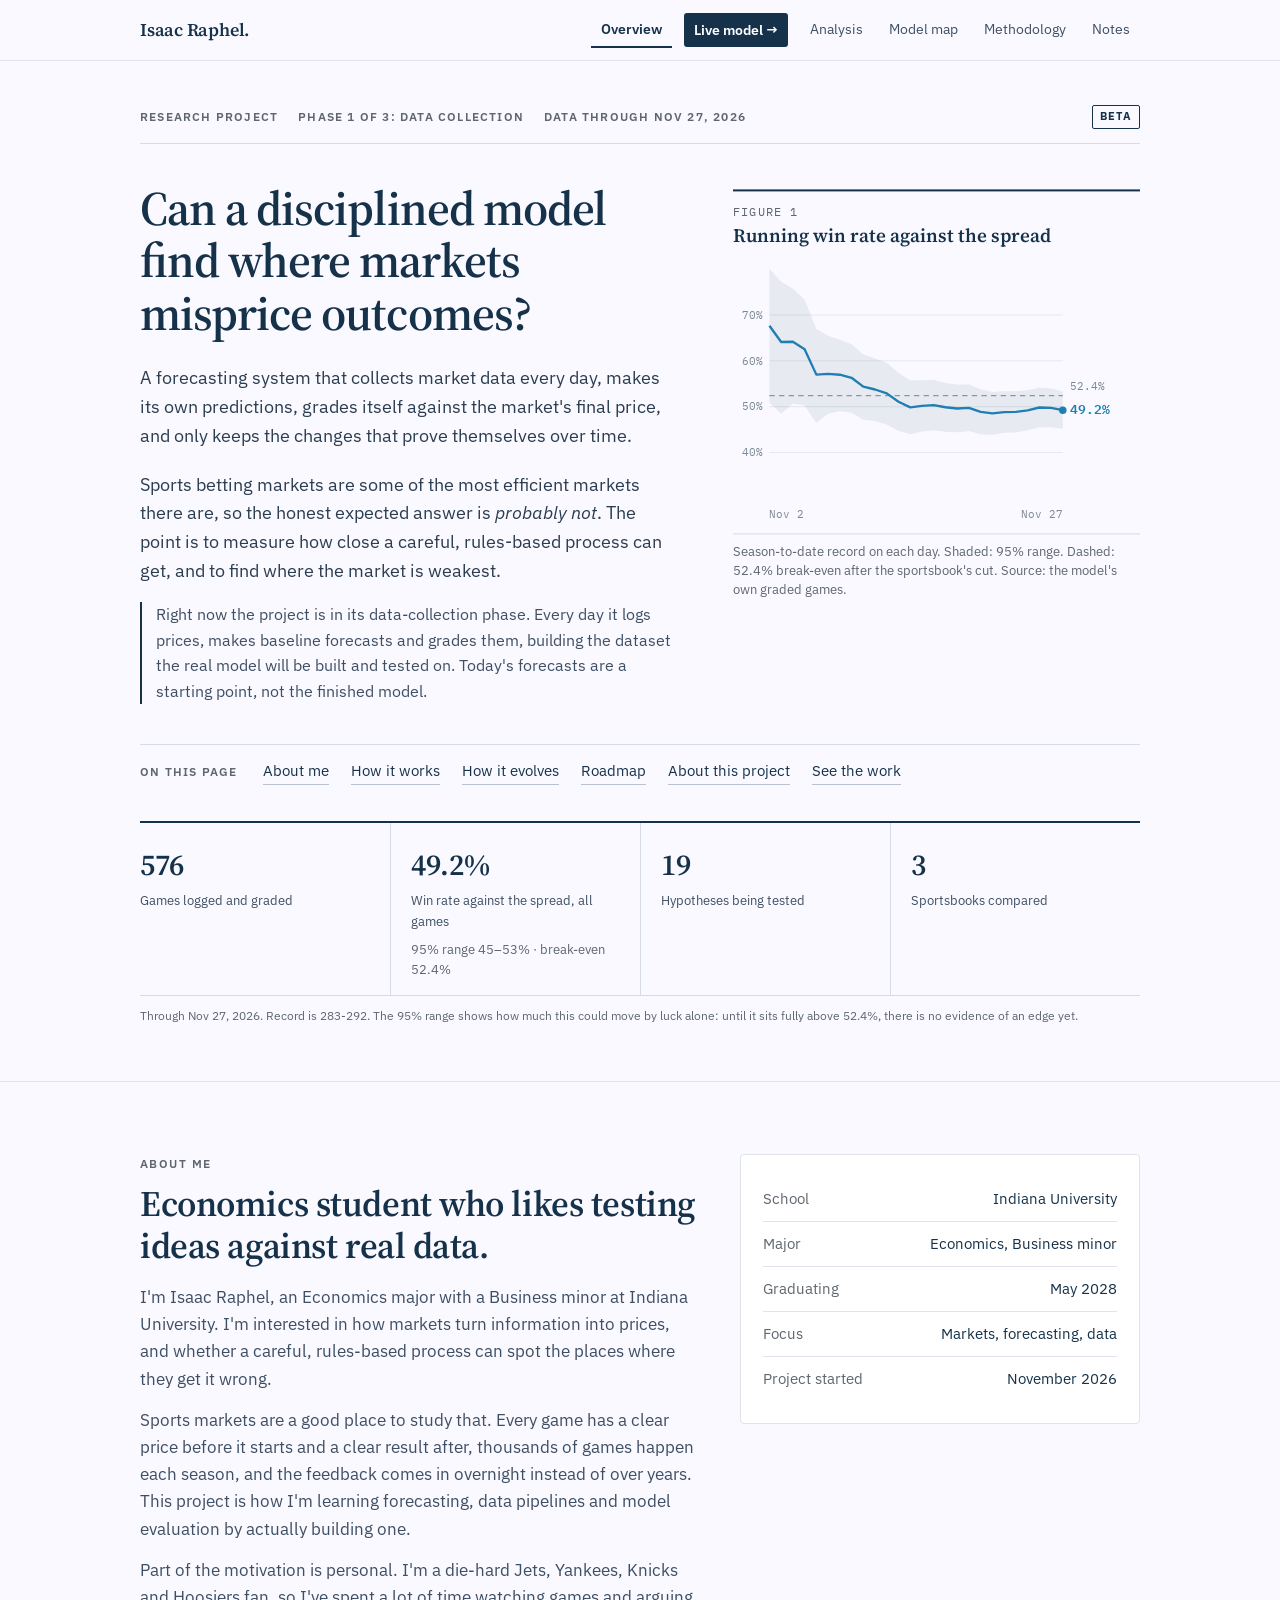
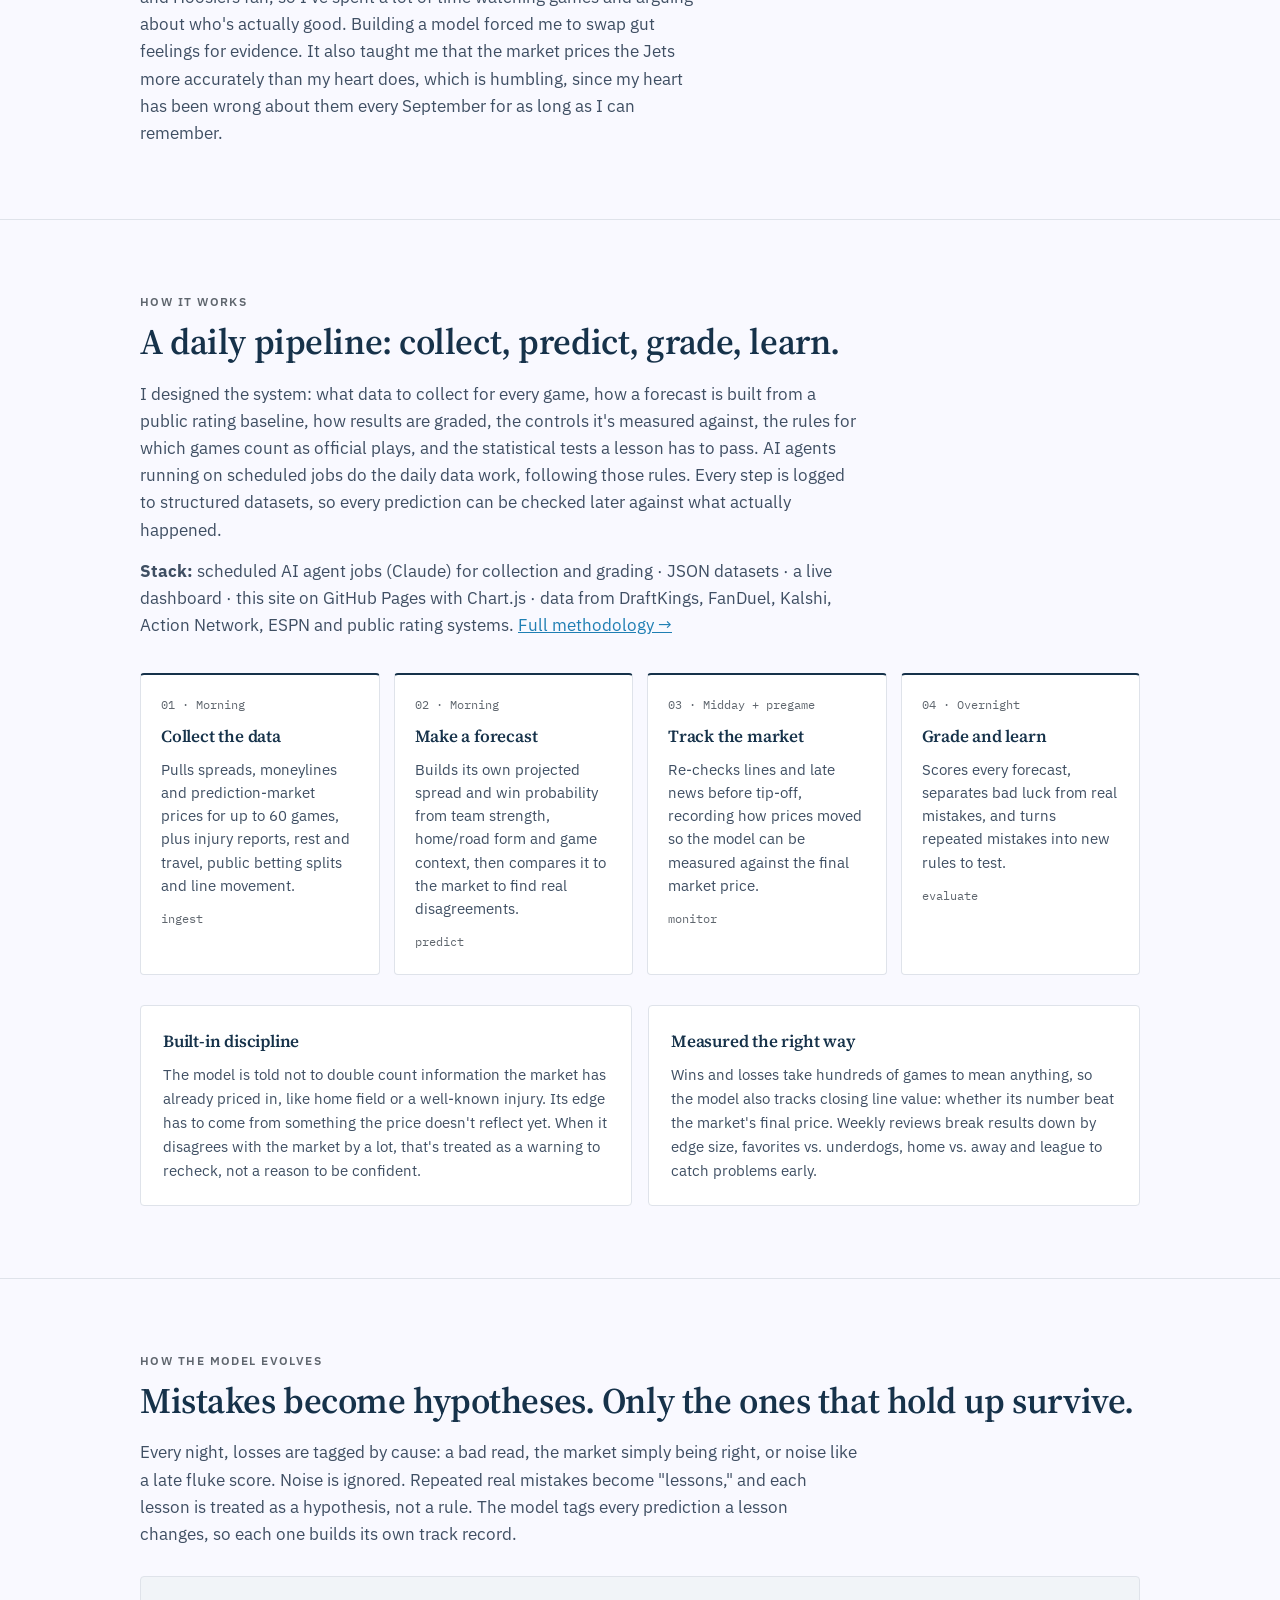
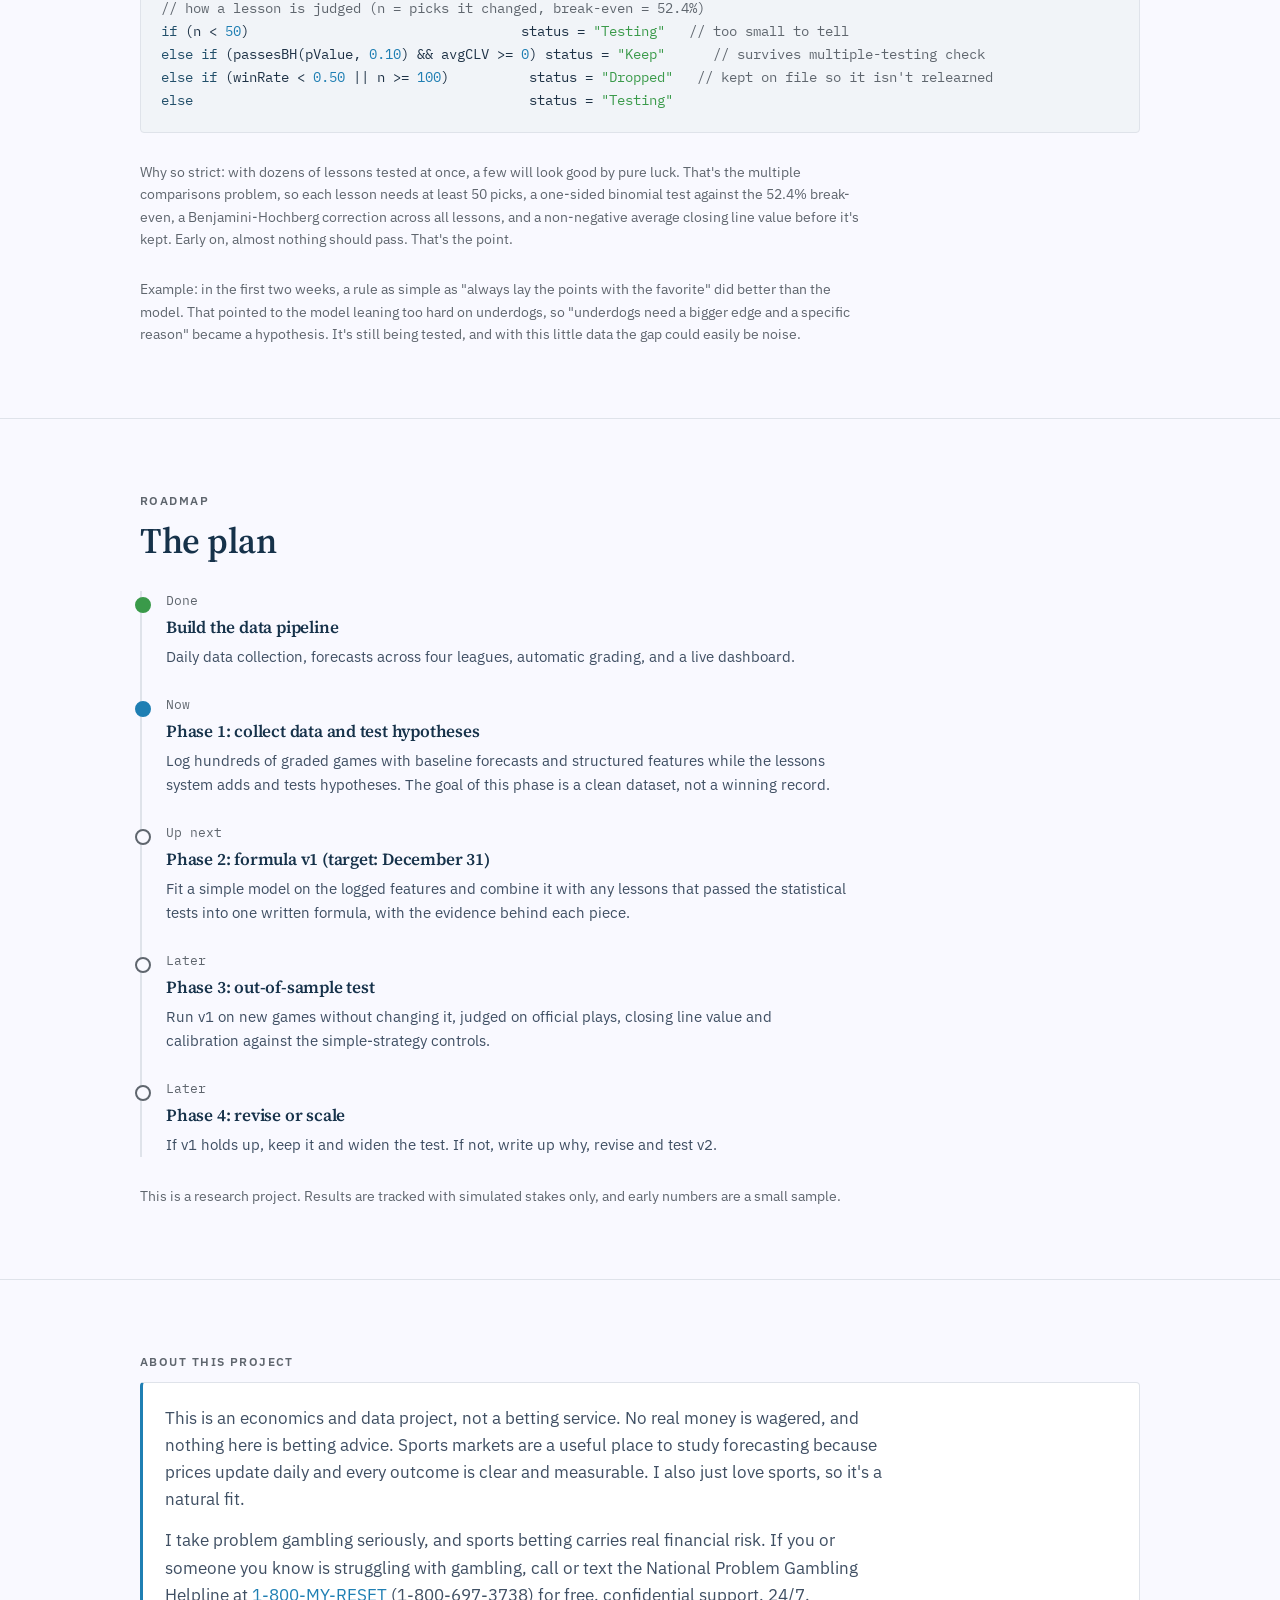
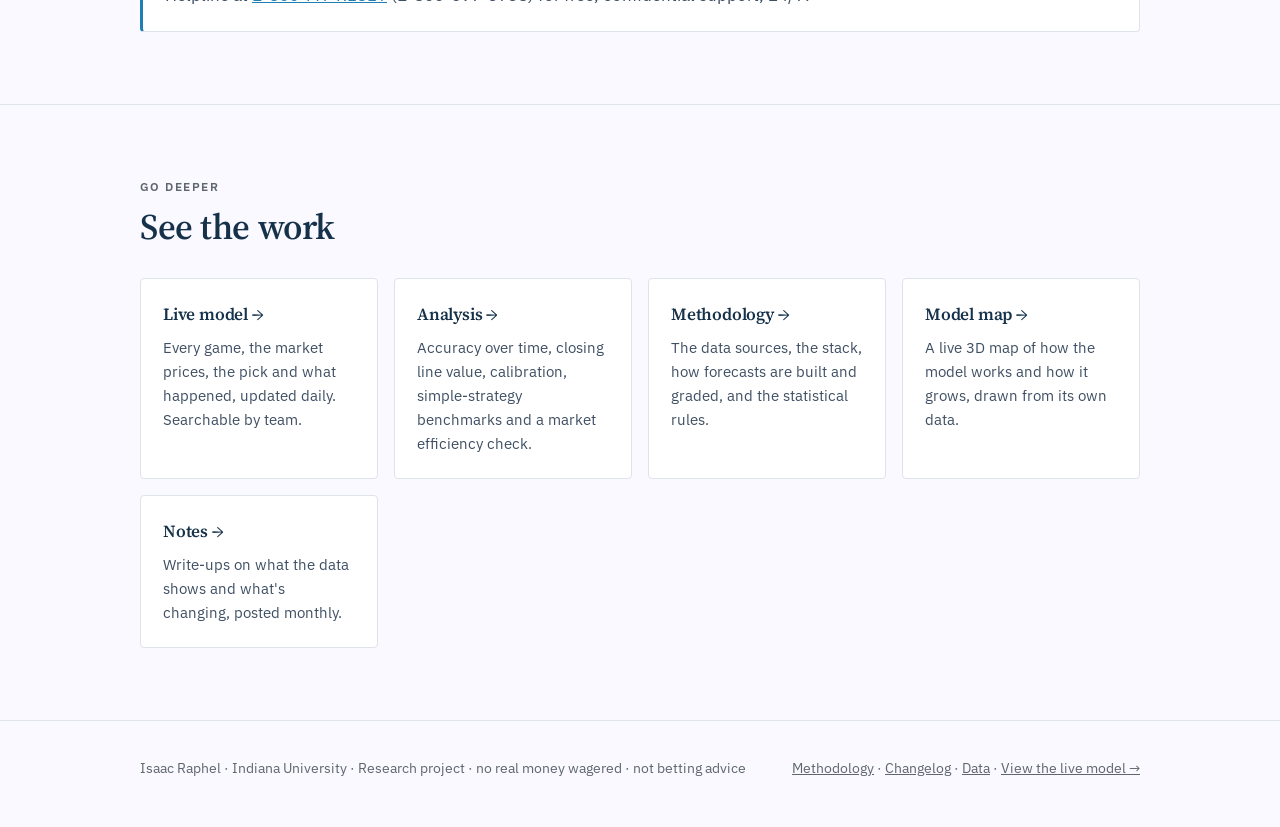
<file: index.html>
<!doctype html>
<html lang="en">
<head>
<meta charset="utf-8">
<meta name="viewport" content="width=device-width, initial-scale=1">
<title>Isaac Raphel | Sports Forecasting Model (Beta)</title>
<meta name="description" content="An economics project testing how efficiently sports markets price games, using daily data collection, a prediction model and a self-correcting feedback loop.">
<meta property="og:title" content="Can a disciplined model find where markets misprice outcomes?">
<meta property="og:description" content="Isaac Raphel's daily sports forecasting model: predictions benchmarked against DraftKings, FanDuel and Kalshi, graded overnight, with a self-correcting lessons system.">
<meta property="og:image" content="https://isaacraphel.github.io/picks-model/assets/preview.png">
<meta property="og:url" content="https://isaacraphel.github.io/picks-model/">
<meta property="og:type" content="website">
<meta name="twitter:card" content="summary_large_image">
<link rel="preconnect" href="https://fonts.googleapis.com">
<link rel="preconnect" href="https://fonts.gstatic.com" crossorigin>
<link href="https://fonts.googleapis.com/css2?family=IBM+Plex+Mono:wght@400;500&family=IBM+Plex+Sans:wght@400;500;600;700&family=Source+Serif+4:opsz,wght@8..60,500;8..60,600;8..60,700&display=swap" rel="stylesheet">
<link rel="icon" href="assets/favicon.svg" type="image/svg+xml">
<style>
:root{
  --bg:#f9f9ff; --panel:#ffffff; --panel2:#16324a; --line:#dfe3ea;
  --text:#16324a; --muted:#3f4f63; --dim:#5f666e;
  --green:#3a9a4a; --blue:#1f7fb3; --purple:#224f6a; --amber:#1f7fb3; --pink:#c94545;
}
*{box-sizing:border-box;margin:0;padding:0}
html{scroll-behavior:smooth}
body{background:var(--bg);color:var(--text);font-family:"IBM Plex Sans",system-ui,sans-serif;line-height:1.6;-webkit-font-smoothing:antialiased}
a{color:inherit}
.wrap{max-width:1040px;margin:0 auto;padding:0 20px}
.mono{font-family:"JetBrains Mono",ui-monospace,monospace}

nav{position:sticky;top:0;z-index:10;background:rgba(249,249,255,.92);backdrop-filter:blur(10px);border-bottom:1px solid var(--line)}
nav .wrap{display:flex;align-items:center;justify-content:space-between;height:60px}
.brand{font-weight:700;letter-spacing:-.01em;text-decoration:none}
.brand span{color:var(--green)}
.navlinks{display:flex;gap:22px;font-size:14px;color:var(--muted);align-items:center}
.navlinks a.navbtn{color:#fff;background:linear-gradient(90deg,#1f7fb3,#224f6a);padding:7px 14px;border-radius:8px;font-weight:600}
.navlinks a.navbtn:hover{color:#fff;filter:brightness(1.1)}
#today .head{display:flex;justify-content:space-between;align-items:end;gap:16px;flex-wrap:wrap;margin-bottom:22px}
.topcard{background:var(--panel);border:1px solid var(--line);border-left:3px solid var(--green);border-radius:14px;padding:20px 22px;display:flex;justify-content:space-between;gap:20px;flex-wrap:wrap;align-items:center}
.topcard .lbl{font-size:12px;color:var(--dim);text-transform:uppercase;letter-spacing:.08em;font-weight:600}
.streak{display:inline-block;font-size:13px;font-weight:700;color:#b7791f;background:rgba(183,121,31,.12);border-radius:999px;padding:3px 11px;margin:6px 0 2px}
.topcard .pk{font-size:26px;font-weight:800;color:var(--green);letter-spacing:-.02em;margin:2px 0}
.topcard .why{color:var(--muted);font-size:14.5px;max-width:640px}
.topcard .odds{display:flex;gap:18px;font-size:13.5px;color:var(--muted);flex-wrap:wrap}
.topcard .odds b{color:var(--text)}
.glist{margin-top:14px;display:grid;grid-template-columns:repeat(auto-fill,minmax(min(100%,300px),1fr));gap:12px}
.g{background:var(--panel);border:1px solid var(--line);border-radius:12px;padding:14px 16px;display:flex;flex-direction:column;gap:6px}
.g .r1{display:flex;justify-content:space-between;gap:10px;font-size:12px;color:var(--dim)}
.g .lg{font-weight:700;letter-spacing:.05em}
.lg-NFL{color:#1f7fb3}.lg-NBA{color:#8a9aa8}.lg-CFB{color:#224f6a}.lg-CBB{color:#54b7e8}
.g .mt{font-weight:600;font-size:15px}
.g .r3{display:flex;justify-content:space-between;gap:10px;font-size:13.5px;color:var(--muted)}
.g .r3 b{color:var(--green);font-weight:700}
.ovr{font-size:12px;color:#224f6a;background:rgba(34,79,106,.12);border-radius:6px;padding:3px 8px;width:max-content;max-width:100%}
.res-W{color:#3a9a4a;font-weight:700}.res-L{color:#c94545;font-weight:700}.res-P{color:var(--amber);font-weight:700}
.seeall{margin-top:18px;display:flex;gap:12px;flex-wrap:wrap;align-items:center}
.seeall .muted{color:var(--dim);font-size:13.5px}
.sec-cta{margin-top:30px}
.navlinks a{text-decoration:none}
.navlinks a:hover{color:var(--text)}
@media(max-width:640px){.navlinks .hide-sm{display:none}}

header.hero{padding:88px 0 64px;position:relative;overflow:hidden}
.hero:before{content:"";position:absolute;inset:-40% -10% auto auto;width:640px;height:640px;background:radial-gradient(circle,rgba(84,183,232,.18),transparent 60%);pointer-events:none}
.hero:after{content:"";position:absolute;left:-200px;bottom:-300px;width:600px;height:600px;background:radial-gradient(circle,rgba(34,79,106,.14),transparent 60%);pointer-events:none}
.tagrow{display:flex;gap:10px;align-items:center;flex-wrap:wrap;margin-bottom:22px}.tagrow .eyebrow{margin-bottom:0}
.beta{font-size:12px;font-weight:700;letter-spacing:.1em;text-transform:uppercase;color:#f9f9ff;background:linear-gradient(90deg,var(--blue),var(--purple));padding:6px 11px;border-radius:999px}
.eyebrow{display:inline-flex;gap:8px;align-items:center;font-size:13px;color:#1f7fb3;border:1px solid rgba(84,183,232,.35);background:rgba(84,183,232,.08);padding:5px 12px;border-radius:999px;margin-bottom:22px}
.dot{width:7px;height:7px;border-radius:50%;background:var(--blue);box-shadow:0 0 10px var(--blue)}
h1{font-size:clamp(34px,6vw,58px);line-height:1.08;letter-spacing:-.03em;font-weight:800;max-width:820px}
h1 .grad{background:linear-gradient(90deg,var(--blue),var(--green));-webkit-background-clip:text;background-clip:text;color:transparent}
.lede.phase{font-size:15.5px;border-left:3px solid var(--amber);padding-left:14px;margin-top:16px}
.lede{margin-top:20px;font-size:clamp(16px,2.2vw,19px);color:var(--muted);max-width:680px}
.cta{margin-top:32px;display:flex;gap:12px;flex-wrap:wrap}
.btn{display:inline-block;padding:12px 20px;border-radius:10px;font-weight:600;font-size:15px;text-decoration:none;border:1px solid var(--line)}
.btn.primary{background:var(--text);color:var(--bg);border-color:var(--text)}
.btn.primary:hover{filter:brightness(1.1)}
.btn.ghost:hover{border-color:var(--muted)}

.stats{display:grid;grid-template-columns:repeat(4,1fr);gap:1px;background:var(--line);border:1px solid var(--line);border-radius:14px;overflow:hidden;margin-top:56px}
.stat{background:var(--panel);padding:20px}
.stat .n{font-size:28px;font-weight:700;letter-spacing:-.02em}
.stat .l{font-size:13px;color:var(--muted);margin-top:2px}
.asof{font-size:12px;color:var(--dim);margin-top:10px}
@media(max-width:720px){.stats{grid-template-columns:repeat(2,1fr)}}

section{padding:72px 0;border-top:1px solid var(--line)}
.kicker{font-size:13px;font-weight:600;letter-spacing:.08em;text-transform:uppercase;color:var(--dim);margin-bottom:10px}
h2{font-size:clamp(26px,4vw,36px);letter-spacing:-.02em;line-height:1.15;margin-bottom:18px}
p.body{color:var(--muted);max-width:720px;font-size:17px}
p.body + p.body{margin-top:14px}

.about{display:grid;grid-template-columns:1.4fr 1fr;gap:40px;align-items:start}
.card{background:var(--panel);border:1px solid var(--line);border-radius:14px;padding:22px}
.facts div{display:flex;justify-content:space-between;gap:16px;padding:10px 0;border-bottom:1px solid var(--line);font-size:15px}
.facts div:last-child{border-bottom:0}
.facts span:first-child{color:var(--dim)}
.facts span:last-child{text-align:right}
@media(max-width:800px){.about{grid-template-columns:1fr}}

.pipeline{display:grid;grid-template-columns:repeat(4,1fr);gap:14px;margin-top:34px}
.step{background:var(--panel);border:1px solid var(--line);border-radius:14px;padding:20px;position:relative}
.step .num{font-family:"JetBrains Mono",monospace;font-size:12px;color:var(--dim)}
.step h3{font-size:17px;margin:8px 0 8px}
.step p{font-size:14.5px;color:var(--muted)}
.step .tag{display:inline-block;margin-top:12px;font-size:12px;font-family:"JetBrains Mono",monospace;padding:3px 8px;border-radius:6px}
.s1 .tag{color:var(--blue);background:rgba(84,183,232,.1)}
.s2 .tag{color:var(--purple);background:rgba(34,79,106,.1)}
.s3 .tag{color:var(--amber);background:rgba(84,183,232,.1)}
.s4 .tag{color:var(--green);background:rgba(95,189,100,.1)}
.s1{border-top:2px solid var(--blue)} .s2{border-top:2px solid var(--purple)} .s3{border-top:2px solid var(--amber)} .s4{border-top:2px solid var(--green)}
@media(max-width:880px){.pipeline{grid-template-columns:repeat(2,1fr)}}
@media(max-width:520px){.pipeline{grid-template-columns:1fr}}

.two{display:grid;grid-template-columns:1fr 1fr;gap:16px;margin-top:30px}
.two .card h3{font-size:17px;margin-bottom:8px}
.two .card p{font-size:15px;color:var(--muted)}
.two .card .big{font-size:30px;font-weight:700;letter-spacing:-.02em;margin-bottom:4px}
@media(max-width:980px){#deeper .two{grid-template-columns:repeat(2,1fr)!important}}
@media(max-width:720px){.two{grid-template-columns:1fr!important}}

.code{margin-top:28px;background:#f1f4f8;border:1px solid var(--line);border-radius:14px;padding:20px;overflow-x:auto;white-space:pre;font-family:"JetBrains Mono",monospace;font-size:13.5px;line-height:1.7;color:#1e3246}
.code .c{color:var(--dim)} .code .k{color:var(--purple)} .code .s{color:var(--green)} .code .n{color:var(--amber)}

.timeline{margin-top:30px;border-left:2px solid var(--line);padding-left:24px;display:grid;gap:26px}
.tl{position:relative}
.tl:before{content:"";position:absolute;left:-31px;top:6px;width:12px;height:12px;border-radius:50%;background:var(--bg);border:2px solid var(--dim)}
.tl.done:before{background:var(--green);border-color:var(--green)}
.tl.now:before{background:var(--blue);border-color:var(--blue);box-shadow:0 0 12px var(--blue)}
.tl .when{font-size:13px;color:var(--dim);font-family:"JetBrains Mono",monospace}
.tl h3{font-size:17px;margin:2px 0 4px}
.tl p{color:var(--muted);font-size:15px;max-width:680px}

.note{margin-top:28px;font-size:14px;color:var(--dim);max-width:720px}
footer{border-top:1px solid var(--line);padding:36px 0 48px;color:var(--dim);font-size:14px}
footer .wrap{display:flex;justify-content:space-between;gap:16px;flex-wrap:wrap}
/* nav-fix */
.brand,.navlinks a{white-space:nowrap}
@media(max-width:700px){.navlinks{gap:14px}.hide-sm{display:none}}
/* nav-v2 */
.navlinks{gap:6px!important}
.navlinks a{padding:6px 12px;border-radius:8px;color:var(--muted);text-decoration:none}
.navlinks a:hover{color:var(--text);background:rgba(34,79,106,.04)}
.navlinks a.on{color:#16324a;background:linear-gradient(90deg,rgba(84,183,232,.22),rgba(34,79,106,.22));box-shadow:inset 0 0 0 1px rgba(34,79,106,.35)}
@media(max-width:560px){.brand{display:none}nav .wrap{justify-content:center}.navlinks{gap:2px!important}.navlinks a{padding:6px 7px;font-size:13px}}
/* nav-v3 */
@media(max-width:560px){.navlinks a.navbtn{margin:0 2px}.navlinks .arr{display:none}}
.navlinks a.navbtn{color:#fff!important;font-weight:600;background:linear-gradient(90deg,#1f7fb3,#224f6a)!important;box-shadow:0 0 0 1px rgba(34,79,106,.5),0 4px 18px rgba(34,79,106,.35)!important;margin:0 4px}
.navlinks a.navbtn:hover{filter:brightness(1.12)}
.navlinks a.navbtn.on{box-shadow:0 0 0 2px rgba(84,183,232,.6),0 4px 18px rgba(34,79,106,.45)!important}
.resp{border-left:3px solid var(--blue)}
.resp a{color:#1f7fb3}
.cta{gap:8px!important}
.chip{display:inline-block;padding:8px 14px;border-radius:999px;font-size:14px;font-weight:500;color:var(--text);text-decoration:none;border:1px solid var(--line);background:rgba(34,79,106,.03)}
.chip:hover{border-color:rgba(34,79,106,.6);background:rgba(34,79,106,.10)}
section{scroll-margin-top:70px}
.stat .ci{font-size:12.5px;color:var(--amber);margin-top:6px}
.stack{font-size:15px}.stack a{color:#1f7fb3}
/* nav-v4 */
.navlinks .short{display:none}
@media(max-width:560px){.navlinks .long{display:none}.navlinks .short{display:inline}.navlinks{gap:0!important}.navlinks a{padding:6px 5px!important;font-size:12.5px!important}.navlinks a.navbtn{margin:0 3px!important}}
@media(max-width:380px){.navlinks a{padding:6px 4px!important;font-size:12px!important}}

/* ===== editorial hero ===== */
header.hero{padding:44px 0 56px!important}
.dateline{display:flex;flex-wrap:wrap;gap:6px 20px;align-items:center;font-size:12px;font-weight:600;letter-spacing:.1em;text-transform:uppercase;color:var(--dim);padding-bottom:14px;border-bottom:1px solid #d5dbe3;margin-bottom:38px}
.dateline .beta{margin-left:auto}
.herogrid{display:grid;grid-template-columns:minmax(0,1.32fr) minmax(0,1fr);gap:56px;align-items:start}
.herotext h1{font-size:clamp(32px,4.4vw,48px)!important;line-height:1.1;max-width:none}
.herotext .lede{font-size:17.5px;line-height:1.65;max-width:none;color:#2c3d4f}
.herotext .lede:first-of-type{margin-top:24px}
.lede.phase{border-left:2px solid var(--text)!important;font-size:15.5px!important;color:var(--muted)!important}
.fig1{margin:6px 0 0;border-top:2px solid var(--text);padding-top:12px;position:sticky;top:84px}
.figlab{font-family:"IBM Plex Mono",monospace;font-size:11.5px;letter-spacing:.1em;text-transform:uppercase;color:var(--dim)}
.figtitle{font-family:"Source Serif 4",Georgia,serif;font-size:19px;font-weight:600;margin:3px 0 10px;line-height:1.25}
#fig1{width:100%;height:auto;display:block}
.fig1 figcaption{font-size:12.5px;color:var(--dim);line-height:1.5;margin-top:8px;border-top:1px solid #d5dbe3;padding-top:8px}
.onpage{margin-top:40px;display:flex;flex-wrap:wrap;gap:6px 22px;align-items:baseline;font-size:15px;padding-top:14px;border-top:1px solid #d5dbe3}
.onpage .oplab{font-size:12px;font-weight:600;letter-spacing:.1em;text-transform:uppercase;color:var(--dim);margin-right:4px}
.onpage a{text-decoration:none;color:var(--text);border-bottom:1px solid #b9c3cf;padding-bottom:1px}
.onpage a:hover{border-bottom-color:var(--text)}
.stats{background:none!important;border:0!important;border-top:2px solid var(--text)!important;border-bottom:1px solid #d5dbe3!important;border-radius:0!important;margin-top:36px!important;gap:0!important}
.stat{background:none!important;padding:18px 20px 16px!important}
.stat:first-child{padding-left:0!important}
.stat+.stat{border-left:1px solid #d5dbe3}
.stat .n{font-size:30px!important}
.stat .l{font-size:13px!important}
.stat .ci{color:var(--dim)!important;font-size:12.5px!important}
@media(max-width:860px){.herogrid{grid-template-columns:1fr;gap:34px}.fig1{position:static}}
@media(max-width:720px){.stat:nth-child(3){border-left:0;padding-left:0!important}.stat:nth-child(n+3){border-top:1px solid #d5dbe3}}
@media(max-width:560px){.dateline{gap:4px 14px;font-size:11px}.dateline span:nth-child(2){display:none}}
</style>
<link rel="stylesheet" href="assets/site.css">
</head>
<body>

<nav><div class="wrap">
  <a class="brand" href="index.html">Isaac Raphel<span>.</span></a>
  <div class="navlinks">
    <a href="index.html" class="on" aria-current="page">Overview</a>
    <a href="model.html" class="navbtn">Live model<span class="arr"> →</span></a>
    <a href="analysis.html">Analysis</a>
    <a href="map.html"><span class="long">Model map</span><span class="short">Map</span></a>
    <a href="method.html"><span class="long">Methodology</span><span class="short">Method</span></a>
    <a href="notes.html">Notes</a>
  </div>
</div></nav>

<header class="hero"><div class="wrap">
  <div class="dateline"><span>Research project</span><span>Phase 1 of 3: data collection</span><span id="dl-upd">Updated daily</span><span class="beta">Beta</span></div>
  <div class="herogrid">
    <div class="herotext">
      <h1>Can a disciplined model find where markets misprice outcomes?</h1>
    <p class="lede">A forecasting system that collects market data every day, makes its own predictions, grades itself against the market's final price, and only keeps the changes that prove themselves over time.</p>
    <p class="lede">Sports betting markets are some of the most efficient markets there are, so the honest expected answer is <em>probably not</em>. The point is to measure how close a careful, rules-based process can get, and to find where the market is weakest.</p>
    <p class="lede phase">Right now the project is in its data-collection phase. Every day it logs prices, makes baseline forecasts and grades them, building the dataset the real model will be built and tested on. Today's forecasts are a starting point, not the finished model.</p>
    </div>
    <figure class="fig1" aria-label="Running win rate against the spread">
      <div class="figlab">Figure 1</div>
      <div class="figtitle">Running win rate against the spread</div>
      <svg id="fig1" viewBox="0 0 380 250" role="img" aria-label="Season-to-date win rate against the spread with its 95% range and the 52.4% break-even line"></svg>
      <figcaption id="fig1-cap">Season-to-date record on each day. Shaded: 95% range. Dashed: 52.4% break-even after the sportsbook's cut. Source: the model's own graded games.</figcaption>
    </figure>
  </div>
  <div class="onpage"><span class="oplab">On this page</span>
    <a href="#about">About me</a><a href="#how">How it works</a><a href="#learning">How it evolves</a><a href="#plan">Roadmap</a><a href="#responsible">About this project</a><a href="#deeper">See the work</a>
  </div>

  <div class="stats">
    <div class="stat"><div class="n" id="st-games">—</div><div class="l">Games logged and graded</div></div>
    <div class="stat"><div class="n" id="st-ats">—</div><div class="l">Win rate against the spread, all games</div><div class="ci" id="st-ci">95% range loading · break-even 52.4%</div></div>
    <div class="stat"><div class="n" id="st-lessons">—</div><div class="l">Hypotheses being tested</div></div>
    <div class="stat"><div class="n">3</div><div class="l">Sportsbooks compared</div></div>
  </div>
  <div class="asof" id="st-asof"></div>
</div></header>



<section id="about"><div class="wrap about">
  <div>
    <div class="kicker">About me</div>
    <h2>Economics student who likes testing ideas against real data.</h2>
    <p class="body">I'm Isaac Raphel, an Economics major with a Business minor at Indiana University. I'm interested in how markets turn information into prices, and whether a careful, rules-based process can spot the places where they get it wrong.</p>
    <p class="body">Sports markets are a good place to study that. Every game has a clear price before it starts and a clear result after, thousands of games happen each season, and the feedback comes in overnight instead of over years. This project is how I'm learning forecasting, data pipelines and model evaluation by actually building one.</p>
    <p class="body">Part of the motivation is personal. I'm a die-hard Jets, Yankees, Knicks and Hoosiers fan, so I've spent a lot of time watching games and arguing about who's actually good. Building a model forced me to swap gut feelings for evidence. It also taught me that the market prices the Jets more accurately than my heart does, which is humbling, since my heart has been wrong about them every September for as long as I can remember.</p>
  </div>
  <div class="card facts">
    <div><span>School</span><span>Indiana University</span></div>
    <div><span>Major</span><span>Economics, Business minor</span></div>
    <div><span>Graduating</span><span>May 2028</span></div>
    <div><span>Focus</span><span>Markets, forecasting, data</span></div>
    <div><span>Project started</span><span>November 2026</span></div>
  </div>
</div></section>

<section id="how"><div class="wrap">
  <div class="kicker">How it works</div>
  <h2>A daily pipeline: collect, predict, grade, learn.</h2>
  <p class="body">I designed the system: what data to collect for every game, how a forecast is built from a public rating baseline, how results are graded, the controls it's measured against, the rules for which games count as official plays, and the statistical tests a lesson has to pass. AI agents running on scheduled jobs do the daily data work, following those rules. Every step is logged to structured datasets, so every prediction can be checked later against what actually happened.</p>
  <p class="body stack"><b>Stack:</b> scheduled AI agent jobs (Claude) for collection and grading · JSON datasets · a live dashboard · this site on GitHub Pages with Chart.js · data from DraftKings, FanDuel, Kalshi, Action Network, ESPN and public rating systems. <a href="method.html">Full methodology →</a></p>

  <div class="pipeline">
    <div class="step s1"><div class="num">01 · Morning</div><h3>Collect the data</h3><p>Pulls spreads, moneylines and prediction-market prices for up to 60 games, plus injury reports, rest and travel, public betting splits and line movement.</p><span class="tag">ingest</span></div>
    <div class="step s2"><div class="num">02 · Morning</div><h3>Make a forecast</h3><p>Builds its own projected spread and win probability from team strength, home/road form and game context, then compares it to the market to find real disagreements.</p><span class="tag">predict</span></div>
    <div class="step s3"><div class="num">03 · Midday + pregame</div><h3>Track the market</h3><p>Re-checks lines and late news before tip-off, recording how prices moved so the model can be measured against the final market price.</p><span class="tag">monitor</span></div>
    <div class="step s4"><div class="num">04 · Overnight</div><h3>Grade and learn</h3><p>Scores every forecast, separates bad luck from real mistakes, and turns repeated mistakes into new rules to test.</p><span class="tag">evaluate</span></div>
  </div>

  <div class="two">
    <div class="card">
      <h3>Built-in discipline</h3>
      <p>The model is told not to double count information the market has already priced in, like home field or a well-known injury. Its edge has to come from something the price doesn't reflect yet. When it disagrees with the market by a lot, that's treated as a warning to recheck, not a reason to be confident.</p>
    </div>
    <div class="card">
      <h3>Measured the right way</h3>
      <p>Wins and losses take hundreds of games to mean anything, so the model also tracks closing line value: whether its number beat the market's final price. Weekly reviews break results down by edge size, favorites vs. underdogs, home vs. away and league to catch problems early.</p>
    </div>
  </div>
</div></section>

<section id="learning"><div class="wrap">
  <div class="kicker">How the model evolves</div>
  <h2>Mistakes become hypotheses. Only the ones that hold up survive.</h2>
  <p class="body">Every night, losses are tagged by cause: a bad read, the market simply being right, or noise like a late fluke score. Noise is ignored. Repeated real mistakes become "lessons," and each lesson is treated as a hypothesis, not a rule. The model tags every prediction a lesson changes, so each one builds its own track record.</p>

<div class="code"><span class="c">// how a lesson is judged (n = picks it changed, break-even = 52.4%)</span>
<span class="k">if</span> (n &lt; <span class="n">50</span>)                                  status = <span class="s">"Testing"</span>   <span class="c">// too small to tell</span>
<span class="k">else if</span> (passesBH(pValue, <span class="n">0.10</span>) &amp;&amp; avgCLV &gt;= <span class="n">0</span>) status = <span class="s">"Keep"</span>      <span class="c">// survives multiple-testing check</span>
<span class="k">else if</span> (winRate &lt; <span class="n">0.50</span> || n &gt;= <span class="n">100</span>)          status = <span class="s">"Dropped"</span>   <span class="c">// kept on file so it isn't relearned</span>
<span class="k">else</span>                                          status = <span class="s">"Testing"</span></div>
  <p class="note">Why so strict: with dozens of lessons tested at once, a few will look good by pure luck. That's the multiple comparisons problem, so each lesson needs at least 50 picks, a one-sided binomial test against the 52.4% break-even, a Benjamini-Hochberg correction across all lessons, and a non-negative average closing line value before it's kept. Early on, almost nothing should pass. That's the point.</p>

  <p class="note">Example: in the first two weeks, a rule as simple as "always lay the points with the favorite" did better than the model. That pointed to the model leaning too hard on underdogs, so "underdogs need a bigger edge and a specific reason" became a hypothesis. It's still being tested, and with this little data the gap could easily be noise.</p>
</div></section>

<section id="plan"><div class="wrap">
  <div class="kicker">Roadmap</div>
  <h2>The plan</h2>
  <div class="timeline">
    <div class="tl" data-start="2026-10-25" data-end="2026-11-02"><div class="when"></div><h3>Build the data pipeline</h3><p>Daily data collection, forecasts across four leagues, automatic grading, and a live dashboard.</p></div>
    <div class="tl" data-start="2026-11-02" data-end="2026-12-31"><div class="when"></div><h3>Phase 1: collect data and test hypotheses</h3><p>Log hundreds of graded games with baseline forecasts and structured features while the lessons system adds and tests hypotheses. The goal of this phase is a clean dataset, not a winning record.</p></div>
    <div class="tl" data-start="2026-12-31" data-end="2027-01-01"><div class="when"></div><h3>Phase 2: formula v1 (target: December 31)</h3><p>Fit a simple model on the logged features and combine it with any lessons that passed the statistical tests into one written formula, with the evidence behind each piece.</p></div>
    <div class="tl" data-start="2027-01-01" data-end="2027-02-01"><div class="when"></div><h3>Phase 3: out-of-sample test</h3><p>Run v1 on new games without changing it, judged on official plays, closing line value and calibration against the simple-strategy controls.</p></div>
    <div class="tl" data-start="2027-02-01" data-end="2099-01-01"><div class="when"></div><h3>Phase 4: revise or scale</h3><p>If v1 holds up, keep it and widen the test. If not, write up why, revise and test v2.</p></div>
  </div>
  <p class="note">This is a research project. Results are tracked with simulated stakes only, and early numbers are a small sample.</p>
</div></section>

<section id="responsible"><div class="wrap">
  <div class="kicker">About this project</div>
  <div class="card resp">
    <p class="body">This is an economics and data project, not a betting service. No real money is wagered, and nothing here is betting advice. Sports markets are a useful place to study forecasting because prices update daily and every outcome is clear and measurable. I also just love sports, so it's a natural fit.</p>
    <p class="body">I take problem gambling seriously, and sports betting carries real financial risk. If you or someone you know is struggling with gambling, call or text the National Problem Gambling Helpline at <a href="tel:18006973738">1-800-MY-RESET</a> (1-800-697-3738) for free, confidential support, 24/7.</p>
  </div>
</div></section>

<section id="deeper"><div class="wrap">
  <div class="kicker">Go deeper</div>
  <h2>See the work</h2>
  <div class="two" style="grid-template-columns:repeat(4,1fr)">
    <a class="card" href="model.html" style="text-decoration:none"><h3>Live model →</h3><p>Every game, the market prices, the pick and what happened, updated daily. Searchable by team.</p></a>
    <a class="card" href="analysis.html" style="text-decoration:none"><h3>Analysis →</h3><p>Accuracy over time, closing line value, calibration, simple-strategy benchmarks and a market efficiency check.</p></a>
    <a class="card" href="method.html" style="text-decoration:none"><h3>Methodology →</h3><p>The data sources, the stack, how forecasts are built and graded, and the statistical rules.</p></a>
    <a class="card" href="map.html" style="text-decoration:none"><h3>Model map →</h3><p>A live 3D map of how the model works and how it grows, drawn from its own data.</p></a>
    <a class="card" href="notes.html" style="text-decoration:none"><h3>Notes →</h3><p>Write-ups on what the data shows and what's changing, posted monthly.</p></a>
  </div>
</div></section>

<footer><div class="wrap">
  <span>Isaac Raphel · Indiana University · Research project · no real money wagered · not betting advice</span>
  <span class="flinks"><a href="method.html">Methodology</a> · <a href="changelog.html">Changelog</a> · <a href="method.html#data">Data</a> · <a href="model.html">View the live model →</a></span>
</div></footer>

<script>
function wilson(w,n,z=1.96){if(!n)return null;const p=w/n,d=1+z*z/n,c=(p+z*z/(2*n))/d,h=z*Math.sqrt(p*(1-p)/n+z*z/(4*n*n))/d;return[c-h,c+h];}
(function(){const today=new Date().toLocaleDateString('en-CA',{timeZone:'America/New_York'});
  document.querySelectorAll('.tl[data-start]').forEach(el=>{const s=el.dataset.start,e=el.dataset.end;const w=el.querySelector('.when');
    if(today>=e){el.classList.add('done');w.textContent='Done';}else if(today>=s){el.classList.add('now');w.textContent='Now';}else{w.textContent='Up next';}});
  let first=true;document.querySelectorAll('.tl[data-start]').forEach(el=>{const w=el.querySelector('.when');if(w.textContent==='Up next'){if(!first)w.textContent='Later';first=false;}});})();

// ---- Figure 1: running win rate, drawn as plain SVG ----
function drawFig1(games){
  const svg=document.getElementById('fig1');if(!svg)return;
  const g=games.filter(x=>['W','L','P'].includes(x.spread_result));const days=[...new Set(g.map(x=>x.date))].sort();if(days.length<2)return;
  let w=0,l=0;const pts=days.map(d=>{g.filter(x=>x.date===d).forEach(x=>{if(x.spread_result==='W')w++;if(x.spread_result==='L')l++;});const c=wilson(w,w+l);return{r:100*w/(w+l),lo:100*c[0],hi:100*c[1]};});
  const W=380,H=250,L=34,R=72,T=10,B=26,y0=30,y1=80;
  const X=i=>L+(W-L-R)*i/(days.length-1),Y=v=>T+(H-T-B)*(1-(Math.max(y0,Math.min(y1,v))-y0)/(y1-y0));
  const ns='http://www.w3.org/2000/svg',mk=(t,a)=>{const e=document.createElementNS(ns,t);for(const k in a)e.setAttribute(k,a[k]);svg.appendChild(e);return e;};
  const mono='IBM Plex Mono, monospace';
  [40,50,60,70].forEach(v=>{mk('line',{x1:L,x2:W-R,y1:Y(v),y2:Y(v),stroke:'#e6eaf0','stroke-width':1});const t=mk('text',{x:L-6,y:Y(v)+3.5,'text-anchor':'end','font-size':10,'font-family':mono,fill:'#7b8794'});t.textContent=v+'%';});
  mk('path',{d:'M'+pts.map((p,i)=>X(i)+','+Y(p.hi)).join('L')+'L'+pts.map((p,i)=>X(i)+','+Y(p.lo)).reverse().join('L')+'Z',fill:'rgba(22,50,74,.08)'});
  mk('line',{x1:L,x2:W-R,y1:Y(52.4),y2:Y(52.4),stroke:'#8a95a3','stroke-width':1.2,'stroke-dasharray':'5 4'});
  mk('path',{d:'M'+pts.map((p,i)=>X(i)+','+Y(p.r)).join('L'),fill:'none',stroke:'#1f7fb3','stroke-width':2.2,'stroke-linejoin':'round'});
  const last=pts[pts.length-1],lx=X(pts.length-1),ly=Y(last.r);mk('circle',{cx:lx,cy:ly,r:3.5,fill:'#1f7fb3'});
  let yr=ly,yb=Y(52.4);if(Math.abs(yr-yb)<13){if(yr>=yb)yr=yb+13;else yr=yb-13;}
  const t1=mk('text',{x:lx+7,y:yr+4,'font-size':12,'font-weight':600,'font-family':mono,fill:'#1f7fb3'});t1.textContent=last.r.toFixed(1)+'%';
  const t2=mk('text',{x:lx+7,y:yb+(yr>yb?-5:13),'font-size':10,'font-family':mono,fill:'#7b8794'});t2.textContent='52.4%';
  const fmt=d=>new Date(d+'T12:00:00').toLocaleDateString('en-US',{month:'short',day:'numeric'});
  [[0,'start'],[days.length-1,'end']].forEach(([i,an])=>{const t=mk('text',{x:X(i),y:H-8,'text-anchor':an,'font-size':10,'font-family':mono,fill:'#7b8794'});t.textContent=fmt(days[i]);});
}
Promise.all([
  fetch('data/games.json',{cache:'no-store'}).then(r=>r.json()),
  fetch('data/lessons.json',{cache:'no-store'}).then(r=>r.json())
]).then(([games,lessons])=>{
  drawFig1(games);
  const graded=games.filter(g=>['W','L','P'].includes(g.spread_result));
  const w=graded.filter(g=>g.spread_result==='W').length, l=graded.filter(g=>g.spread_result==='L').length;
  document.getElementById('st-games').textContent=graded.length.toLocaleString();
  if(w+l){document.getElementById('st-ats').textContent=(100*w/(w+l)).toFixed(1)+'%';const ci=wilson(w,w+l);document.getElementById('st-ci').textContent='95% range '+Math.round(100*ci[0])+'–'+Math.round(100*ci[1])+'% · break-even 52.4%';}
  document.getElementById('st-lessons').textContent=lessons.filter(x=>x.status&&x.status!=='Setup').length;
  const last=graded.map(g=>g.date).sort().pop();
  if(last){const d=new Date(last+'T12:00:00');document.getElementById('dl-upd').textContent='Data through '+d.toLocaleDateString('en-US',{month:'short',day:'numeric',year:'numeric'});
    document.getElementById('st-asof').textContent='Through '+d.toLocaleDateString('en-US',{month:'short',day:'numeric',year:'numeric'})+'.'+' Record is '+w+'-'+l+'. The 95% range shows how much this could move by luck alone: until it sits fully above 52.4%, there is no evidence of an edge yet.';}
}).catch(()=>{});


</script>
</body>
</html>
</file>
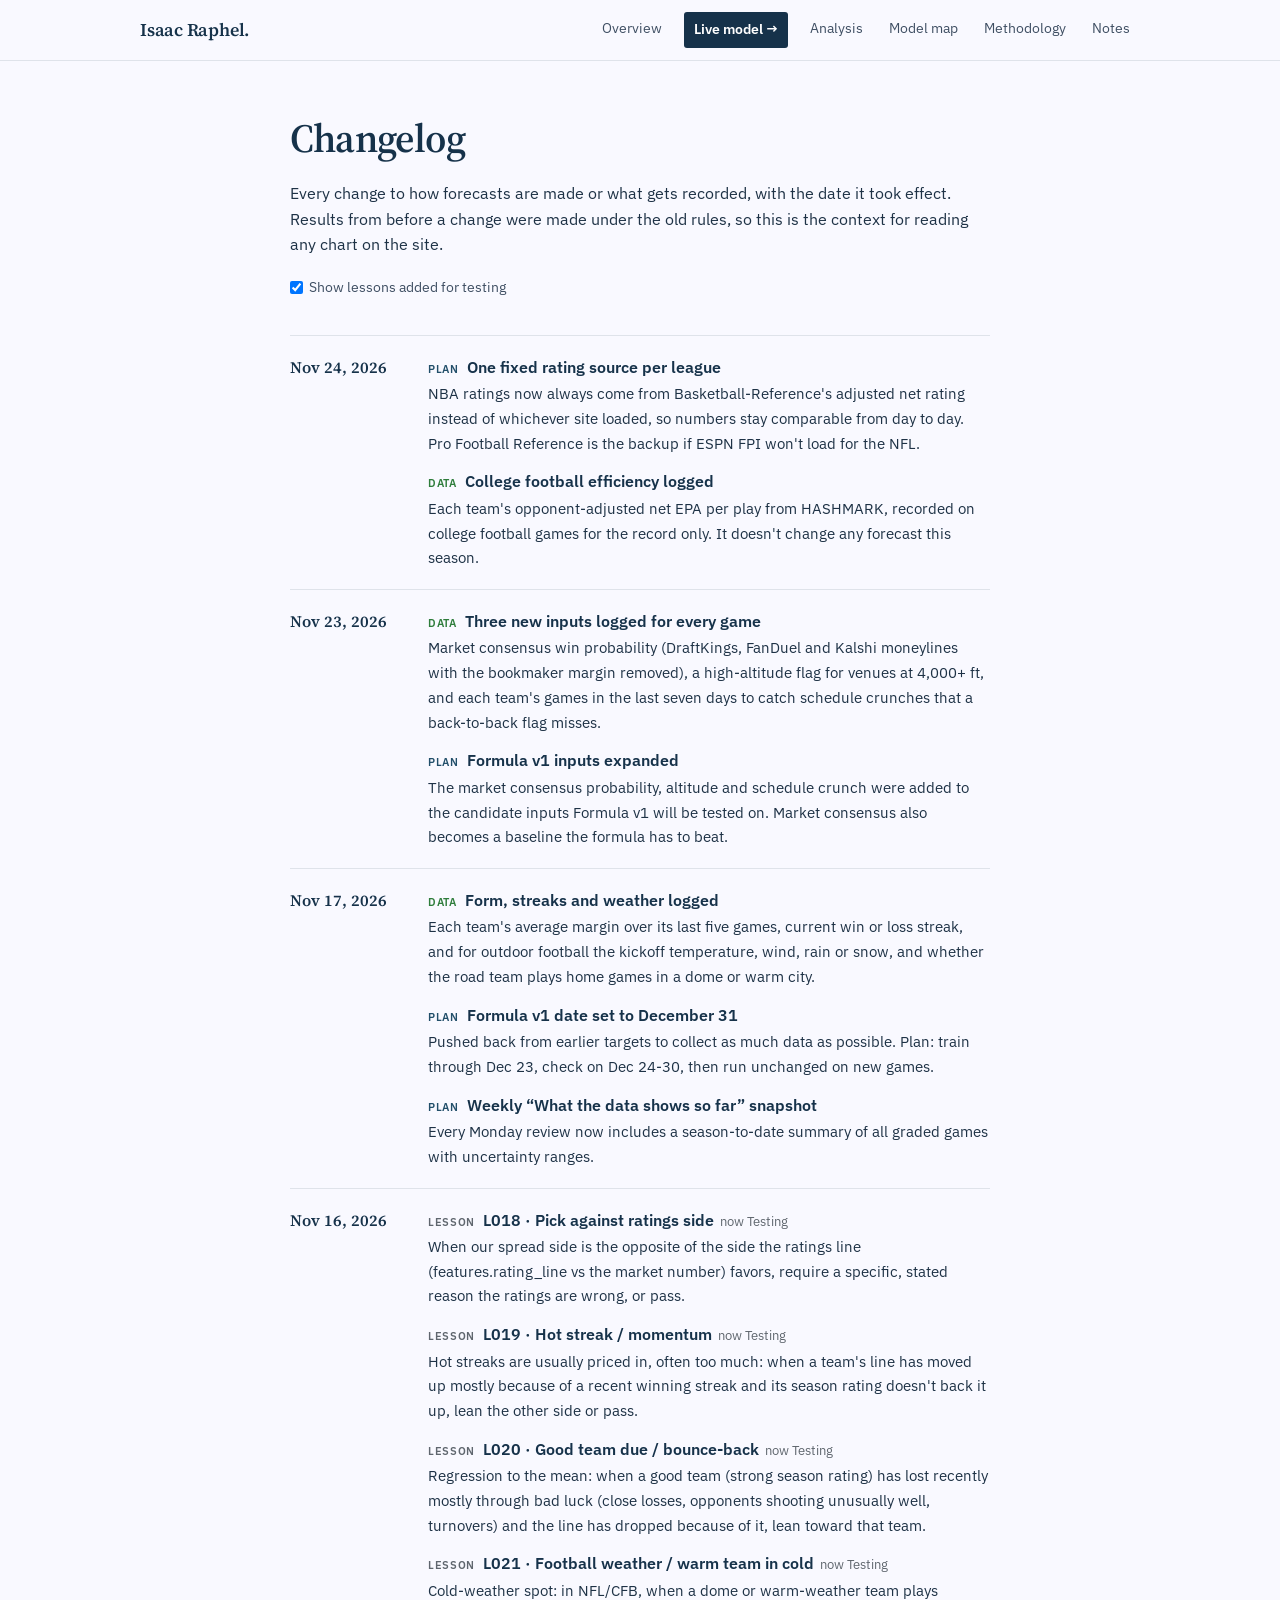
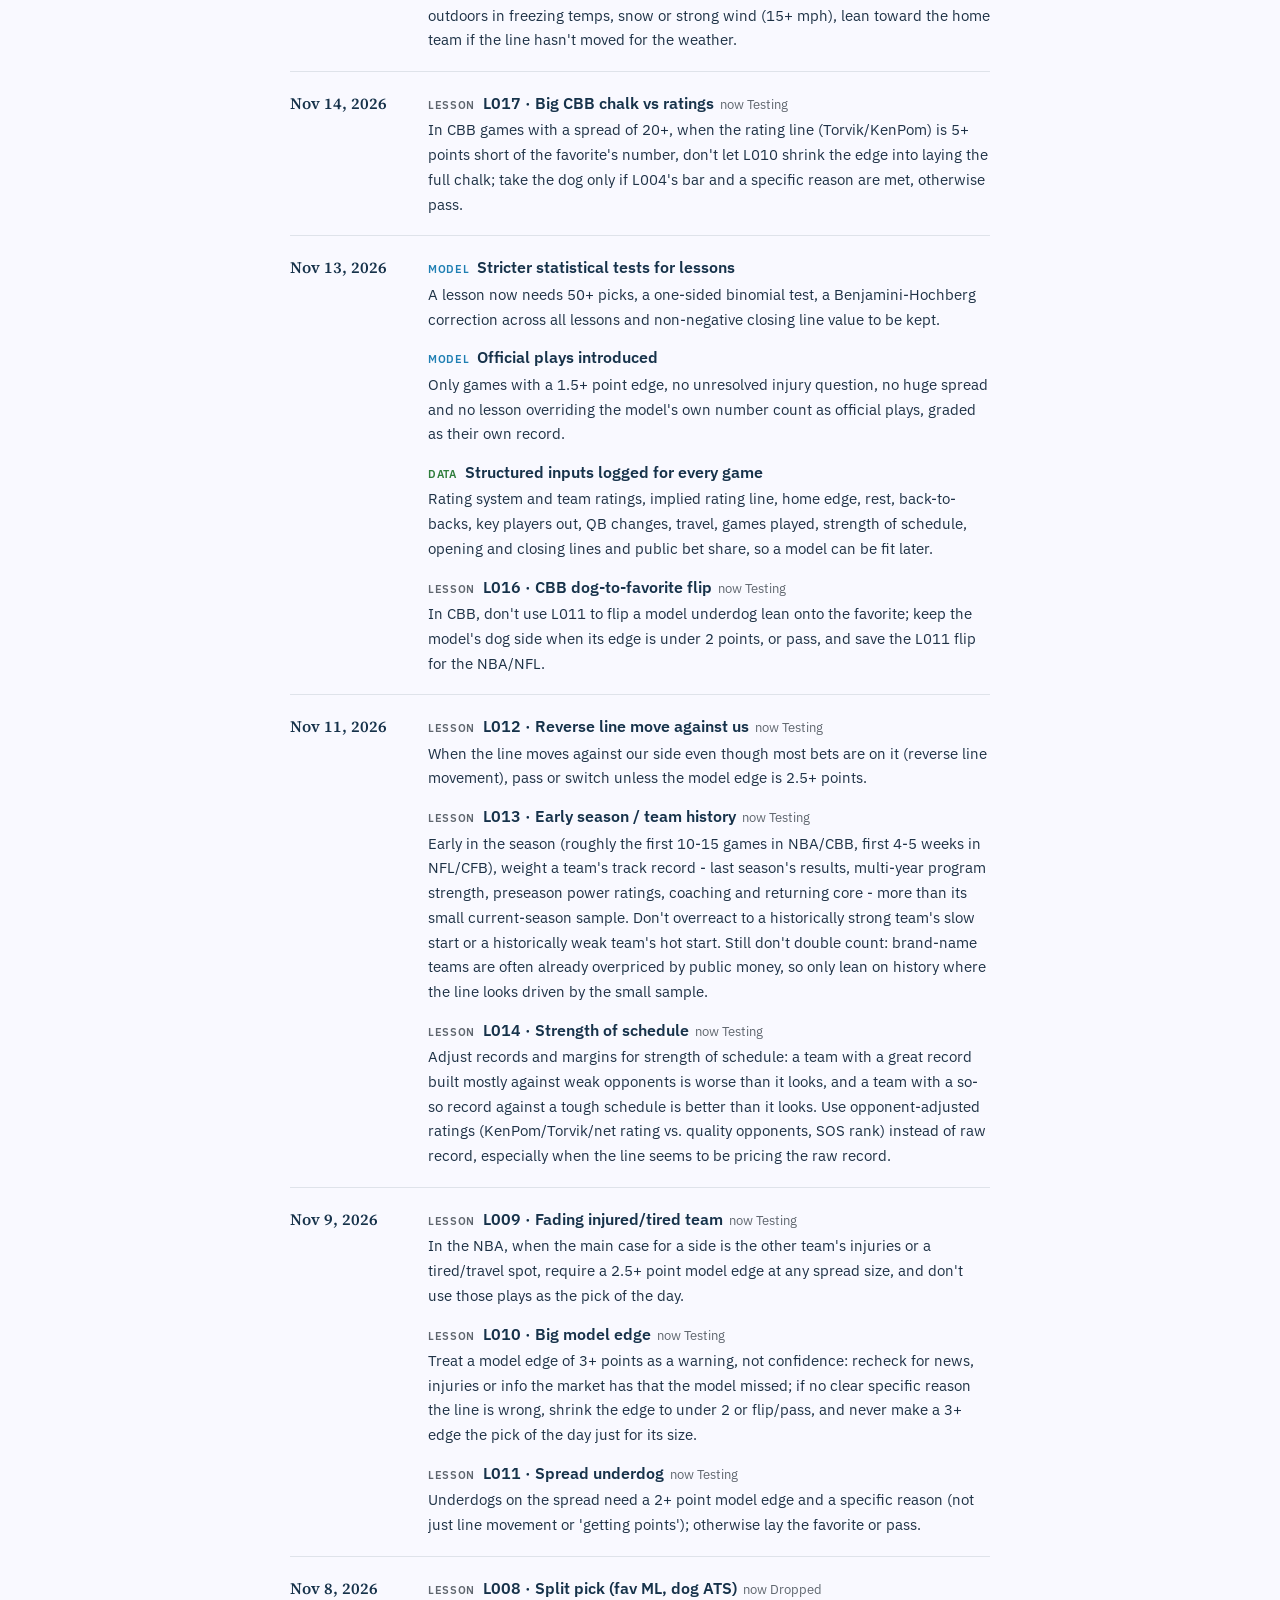
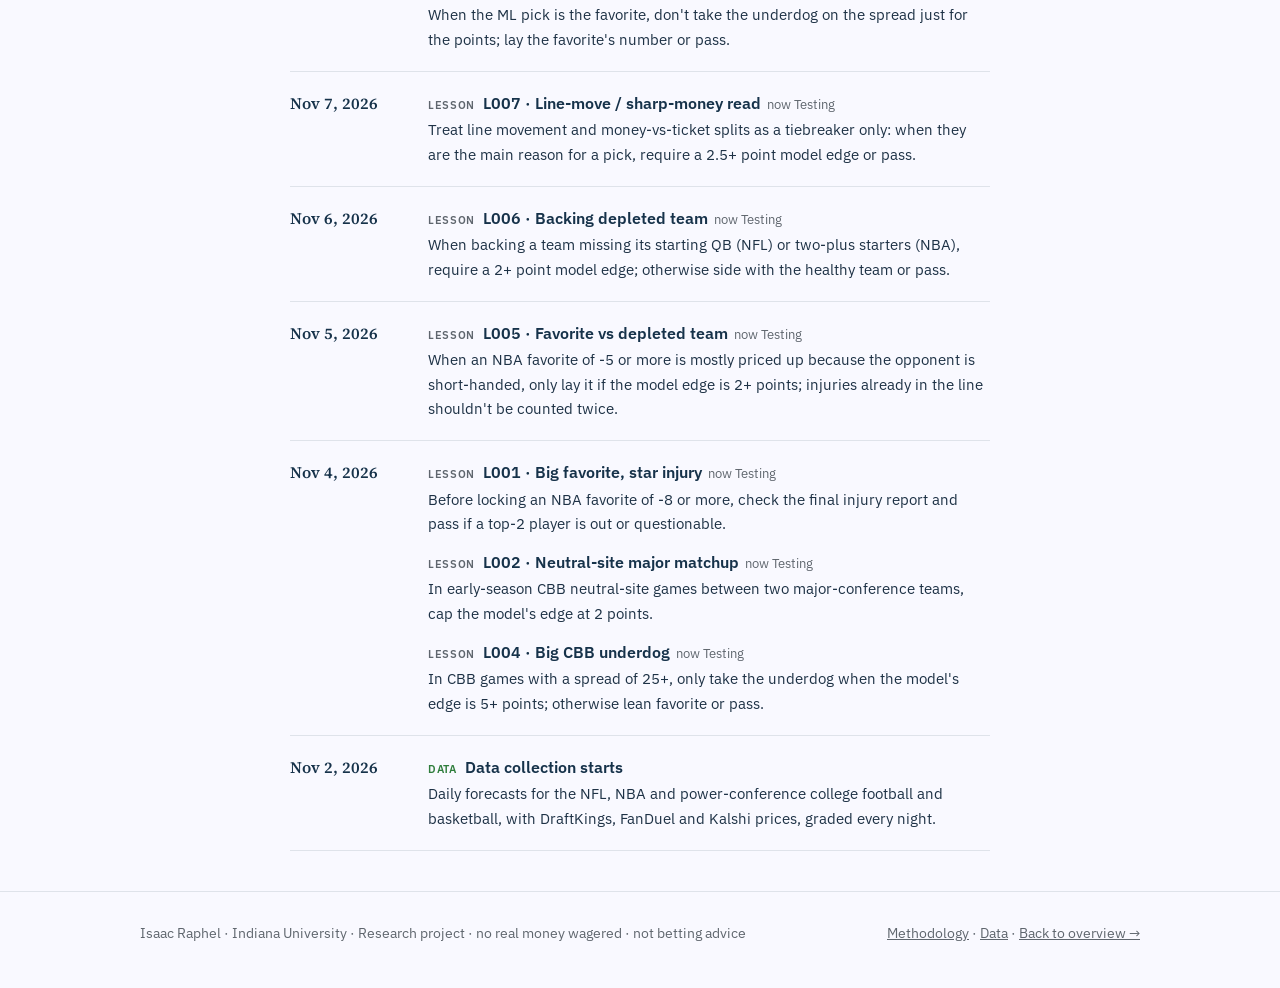
<file: changelog.html>
<!doctype html>
<html lang="en">
<head>
<meta charset="utf-8">
<meta name="viewport" content="width=device-width, initial-scale=1">
<title>Changelog | Isaac Raphel</title>
<meta name="description" content="Dated record of every change to the forecasting process: new data fields, rule changes and lessons added for testing.">
<link rel="preconnect" href="https://fonts.googleapis.com">
<link rel="preconnect" href="https://fonts.gstatic.com" crossorigin>
<link href="https://fonts.googleapis.com/css2?family=IBM+Plex+Mono:wght@400;500&family=IBM+Plex+Sans:wght@400;500;600;700&family=Source+Serif+4:opsz,wght@8..60,500;8..60,600;8..60,700&display=swap" rel="stylesheet">
<link rel="icon" href="assets/favicon.svg" type="image/svg+xml">
<style>
:root{--bg:#f9f9ff;--panel:#ffffff;--line:#dfe3ea;--text:#16324a;--muted:#3f4f63;--dim:#5f666e;--green:#3a9a4a;--blue:#1f7fb3;--purple:#224f6a}
*{box-sizing:border-box;margin:0;padding:0}
body{background:var(--bg);color:var(--text);font-family:"IBM Plex Sans",system-ui,sans-serif;line-height:1.65;-webkit-font-smoothing:antialiased}
a{color:inherit}
.wrap{max-width:1040px;margin:0 auto;padding:0 20px}
.narrow{max-width:740px}
nav{position:sticky;top:0;z-index:10;background:rgba(249,249,255,.92);backdrop-filter:blur(10px);border-bottom:1px solid var(--line)}
nav .wrap{display:flex;align-items:center;justify-content:space-between;height:60px}
.brand{font-weight:700;text-decoration:none}.brand span{color:var(--green)}
.navlinks{display:flex;gap:22px;font-size:14px;color:var(--muted);align-items:center}.navlinks a{text-decoration:none}.navlinks a:hover,.navlinks a.on{color:var(--text)}
.navlinks a.navbtn{color:#fff;background:linear-gradient(90deg,#1f7fb3,#224f6a);padding:7px 14px;border-radius:8px;font-weight:600}
@media(max-width:700px){.hide-sm{display:none}}
header{padding:44px 0 10px}
h1{font-size:clamp(28px,4.5vw,40px);letter-spacing:-.025em;font-weight:800}
.sub{color:var(--muted);margin-top:8px}
.toc{display:flex;flex-direction:column;gap:8px;margin-top:22px}
.toc a{display:block;background:var(--panel);border:1px solid var(--line);border-radius:12px;padding:14px 16px;text-decoration:none}
.toc a:hover{border-color:#b9c3cf}
.toc .d{font-size:12.5px;color:var(--dim)}.toc .t{font-weight:600}
article{background:var(--panel);border:1px solid var(--line);border-radius:14px;padding:28px;margin-top:22px}
article .d{font-size:13px;color:var(--dim)}
article h2{font-size:clamp(22px,3.4vw,28px);letter-spacing:-.02em;line-height:1.2;margin:4px 0 10px}
article .sum{color:var(--muted);font-size:16px;border-left:3px solid var(--purple);padding-left:14px;margin-bottom:8px}
article h3{font-size:17px;margin:22px 0 6px}
article p{color:#1e3246;font-size:15.5px;margin-top:10px}
footer{border-top:1px solid var(--line);padding:30px 0 44px;color:var(--dim);font-size:13.5px;margin-top:40px}
footer .wrap{display:flex;justify-content:space-between;gap:16px;flex-wrap:wrap}
/* nav-fix */
.brand,.navlinks a{white-space:nowrap}
@media(max-width:700px){.navlinks{gap:14px}.hide-sm{display:none}}
/* nav-v2 */
.navlinks{gap:6px!important}
.navlinks a{padding:6px 12px;border-radius:8px;color:var(--muted);text-decoration:none}
.navlinks a:hover{color:var(--text);background:rgba(34,79,106,.04)}
.navlinks a.on{color:#16324a;background:linear-gradient(90deg,rgba(84,183,232,.22),rgba(34,79,106,.22));box-shadow:inset 0 0 0 1px rgba(34,79,106,.35)}
@media(max-width:560px){.brand{display:none}nav .wrap{justify-content:center}.navlinks{gap:2px!important}.navlinks a{padding:6px 7px;font-size:13px}}
/* nav-v3 */
@media(max-width:560px){.navlinks a.navbtn{margin:0 2px}.navlinks .arr{display:none}}
.navlinks a.navbtn{color:#fff!important;font-weight:600;background:linear-gradient(90deg,#1f7fb3,#224f6a)!important;box-shadow:0 0 0 1px rgba(34,79,106,.5),0 4px 18px rgba(34,79,106,.35)!important;margin:0 4px}
.navlinks a.navbtn:hover{filter:brightness(1.12)}
.navlinks a.navbtn.on{box-shadow:0 0 0 2px rgba(84,183,232,.6),0 4px 18px rgba(34,79,106,.45)!important}
.m h2{font-size:22px;letter-spacing:-.015em;margin:34px 0 8px;scroll-margin-top:72px}
.m p,.m li{color:#1e3246;font-size:15.5px}
.m p{margin-top:10px}
.m ul{margin:10px 0 0 20px}.m li{margin-top:6px}
.m b{color:var(--text)}
.m a{color:#1f7fb3}
.m code{font-family:"JetBrains Mono",ui-monospace,monospace;font-size:13px;background:#16324a;border:1px solid var(--line);border-radius:5px;padding:1px 5px}
.m table{width:100%;border-collapse:collapse;margin-top:12px;font-size:14px}
.m td{padding:8px 10px;border-bottom:1px solid var(--line);vertical-align:top;color:#1e3246}
.m td:first-child{color:var(--muted);white-space:nowrap;width:1%}
.toc2{display:flex;flex-wrap:wrap;gap:8px;margin-top:18px}
.toc2 a{font-size:13.5px;padding:6px 12px;border:1px solid var(--line);border-radius:999px;text-decoration:none;color:var(--text);background:rgba(34,79,106,.03)}
.toc2 a:hover{border-color:rgba(34,79,106,.6)}
/* nav-v4 */
.navlinks .short{display:none}
@media(max-width:560px){.navlinks .long{display:none}.navlinks .short{display:inline}.navlinks{gap:0!important}.navlinks a{padding:6px 5px!important;font-size:12.5px!important}.navlinks a.navbtn{margin:0 3px!important}}
@media(max-width:380px){.navlinks a{padding:6px 4px!important;font-size:12px!important}}
.dlrow{display:flex;flex-wrap:wrap;gap:10px;margin-top:14px}
.dl{font:600 14px "IBM Plex Sans",system-ui,sans-serif;color:#16324a;background:#fff;border:1px solid #16324a;border-radius:4px;padding:8px 14px;cursor:pointer;text-decoration:none}
.m a.dl{color:#16324a}
.dl:hover{background:#16324a;color:#fff!important}
.dlmeta{font-size:13px!important;color:var(--dim)!important}
.m code{background:#eef1f5!important;color:#16324a!important;font-family:"IBM Plex Mono",ui-monospace,monospace}
.m table.dict td:first-child{font-family:"IBM Plex Mono",ui-monospace,monospace;font-size:12.5px;white-space:normal;width:34%}
.cl{margin-top:26px;border-top:1px solid var(--line)}
.cl .day{display:grid;grid-template-columns:120px 1fr;gap:18px;padding:18px 0;border-bottom:1px solid var(--line)}
.cl .dt{font-family:"Source Serif 4",Georgia,serif;font-weight:600;font-size:16px;color:var(--text);font-variant-numeric:tabular-nums}
.cl .it{margin:0 0 12px}.cl .it:last-child{margin-bottom:0}
.cl .tag{display:inline-block;font:600 11px "IBM Plex Sans",system-ui,sans-serif;letter-spacing:.06em;text-transform:uppercase;color:var(--dim);margin-right:8px}
.cl .tag.model{color:#1f7fb3}.cl .tag.data{color:#2f7d3c}.cl .tag.rules{color:#224f6a}
.cl .ti{font-weight:600;color:var(--text)}
.cl .tx{color:#1e3246;font-size:15px;margin-top:2px}
.cl .st{font-size:12.5px;color:var(--dim);margin-left:6px}
.filt{display:flex;gap:16px;margin-top:18px;font-size:14px;color:var(--muted)}
.filt label{display:flex;gap:6px;align-items:center;cursor:pointer}
@media(max-width:560px){.cl .day{grid-template-columns:1fr;gap:6px}}
</style>
<link rel="stylesheet" href="assets/site.css">
</head>
<body>
<nav><div class="wrap">
  <a class="brand" href="index.html">Isaac Raphel<span>.</span></a>
  <div class="navlinks">
    <a href="index.html">Overview</a>
    <a href="model.html" class="navbtn">Live model<span class="arr"> →</span></a>
    <a href="analysis.html">Analysis</a>
    <a href="map.html"><span class="long">Model map</span><span class="short">Map</span></a>
    <a href="method.html"><span class="long">Methodology</span><span class="short">Method</span></a>
    <a href="notes.html">Notes</a>
  </div>
</div></nav>
<main class="wrap narrow m">
  <header>
    <h1>Changelog</h1>
    <p class="sub">Every change to how forecasts are made or what gets recorded, with the date it took effect. Results from before a change were made under the old rules, so this is the context for reading any chart on the site.</p>
    <div class="filt"><label><input type="checkbox" id="f-lessons" checked> Show lessons added for testing</label></div>
  </header>
  <div class="cl" id="cl"><p class="sub">Loading…</p></div>
</main>
<footer><div class="wrap">
  <span>Isaac Raphel · Indiana University · Research project · no real money wagered · not betting advice</span>
  <span class="flinks"><a href="method.html">Methodology</a> · <a href="method.html#data">Data</a> · <a href="index.html">Back to overview →</a></span>
</div></footer>
<script>
// Hand-written entries for process changes. Lesson additions are read from data/lessons.json.
const CHANGES=[
 {d:'2026-11-24',t:'rules',ti:'One fixed rating source per league',tx:'NBA ratings now always come from Basketball-Reference\'s adjusted net rating instead of whichever site loaded, so numbers stay comparable from day to day. Pro Football Reference is the backup if ESPN FPI won\'t load for the NFL.'},
 {d:'2026-11-24',t:'data',ti:'College football efficiency logged',tx:'Each team\'s opponent-adjusted net EPA per play from HASHMARK, recorded on college football games for the record only. It doesn\'t change any forecast this season.'},
 {d:'2026-11-23',t:'data',ti:'Three new inputs logged for every game',tx:'Market consensus win probability (DraftKings, FanDuel and Kalshi moneylines with the bookmaker margin removed), a high-altitude flag for venues at 4,000+ ft, and each team\'s games in the last seven days to catch schedule crunches that a back-to-back flag misses.'},
 {d:'2026-11-23',t:'rules',ti:'Formula v1 inputs expanded',tx:'The market consensus probability, altitude and schedule crunch were added to the candidate inputs Formula v1 will be tested on. Market consensus also becomes a baseline the formula has to beat.'},
 {d:'2026-11-17',t:'data',ti:'Form, streaks and weather logged',tx:'Each team\'s average margin over its last five games, current win or loss streak, and for outdoor football the kickoff temperature, wind, rain or snow, and whether the road team plays home games in a dome or warm city.'},
 {d:'2026-11-17',t:'rules',ti:'Formula v1 date set to December 31',tx:'Pushed back from earlier targets to collect as much data as possible. Plan: train through Dec 23, check on Dec 24-30, then run unchanged on new games.'},
 {d:'2026-11-17',t:'rules',ti:'Weekly “What the data shows so far” snapshot',tx:'Every Monday review now includes a season-to-date summary of all graded games with uncertainty ranges.'},
 {d:'2026-11-13',t:'model',ti:'Stricter statistical tests for lessons',tx:'A lesson now needs 50+ picks, a one-sided binomial test, a Benjamini-Hochberg correction across all lessons and non-negative closing line value to be kept.'},
 {d:'2026-11-13',t:'model',ti:'Official plays introduced',tx:'Only games with a 1.5+ point edge, no unresolved injury question, no huge spread and no lesson overriding the model\'s own number count as official plays, graded as their own record.'},
 {d:'2026-11-13',t:'data',ti:'Structured inputs logged for every game',tx:'Rating system and team ratings, implied rating line, home edge, rest, back-to-backs, key players out, QB changes, travel, games played, strength of schedule, opening and closing lines and public bet share, so a model can be fit later.'},
 {d:'2026-11-02',t:'data',ti:'Data collection starts',tx:'Daily forecasts for the NFL, NBA and power-conference college football and basketball, with DraftKings, FanDuel and Kalshi prices, graded every night.'}
];
const TAGS={model:'Model',data:'Data',rules:'Plan',lesson:'Lesson'};
const fmt=d=>{const[y,m,dd]=d.split('-').map(Number);return new Date(y,m-1,dd).toLocaleDateString('en-US',{month:'short',day:'numeric',year:'numeric'});};
const esc=s=>String(s==null?'':s).replace(/[&<>"]/g,c=>({'&':'&amp;','<':'&lt;','>':'&gt;','"':'&quot;'}[c]));
let LES=[];
function render(){
  const show=document.getElementById('f-lessons').checked;
  const items=CHANGES.slice();
  if(show)LES.forEach(l=>{if(l.added&&l.id&&l.lesson)items.push({d:l.added,t:'lesson',ti:l.id+' · '+(l.situation||'New lesson'),tx:l.lesson,st:l.status});});
  const by={};items.forEach(i=>{(by[i.d]=by[i.d]||[]).push(i);});
  const days=Object.keys(by).sort().reverse();
  document.getElementById('cl').innerHTML=days.map(d=>'<div class="day"><div class="dt">'+fmt(d)+'</div><div>'+by[d].map(i=>'<div class="it"><span class="tag '+i.t+'">'+TAGS[i.t]+'</span><span class="ti">'+esc(i.ti)+'</span>'+(i.st?'<span class="st">now '+esc(i.st)+'</span>':'')+'<div class="tx">'+esc(i.tx)+'</div></div>').join('')+'</div></div>').join('');
}
document.getElementById('f-lessons').addEventListener('change',render);
fetch('data/lessons.json',{cache:'no-store'}).then(r=>r.json()).then(L=>{LES=L.filter(l=>l.status!=='Setup');render();}).catch(()=>render());
</script>
</body>
</html>
</file>
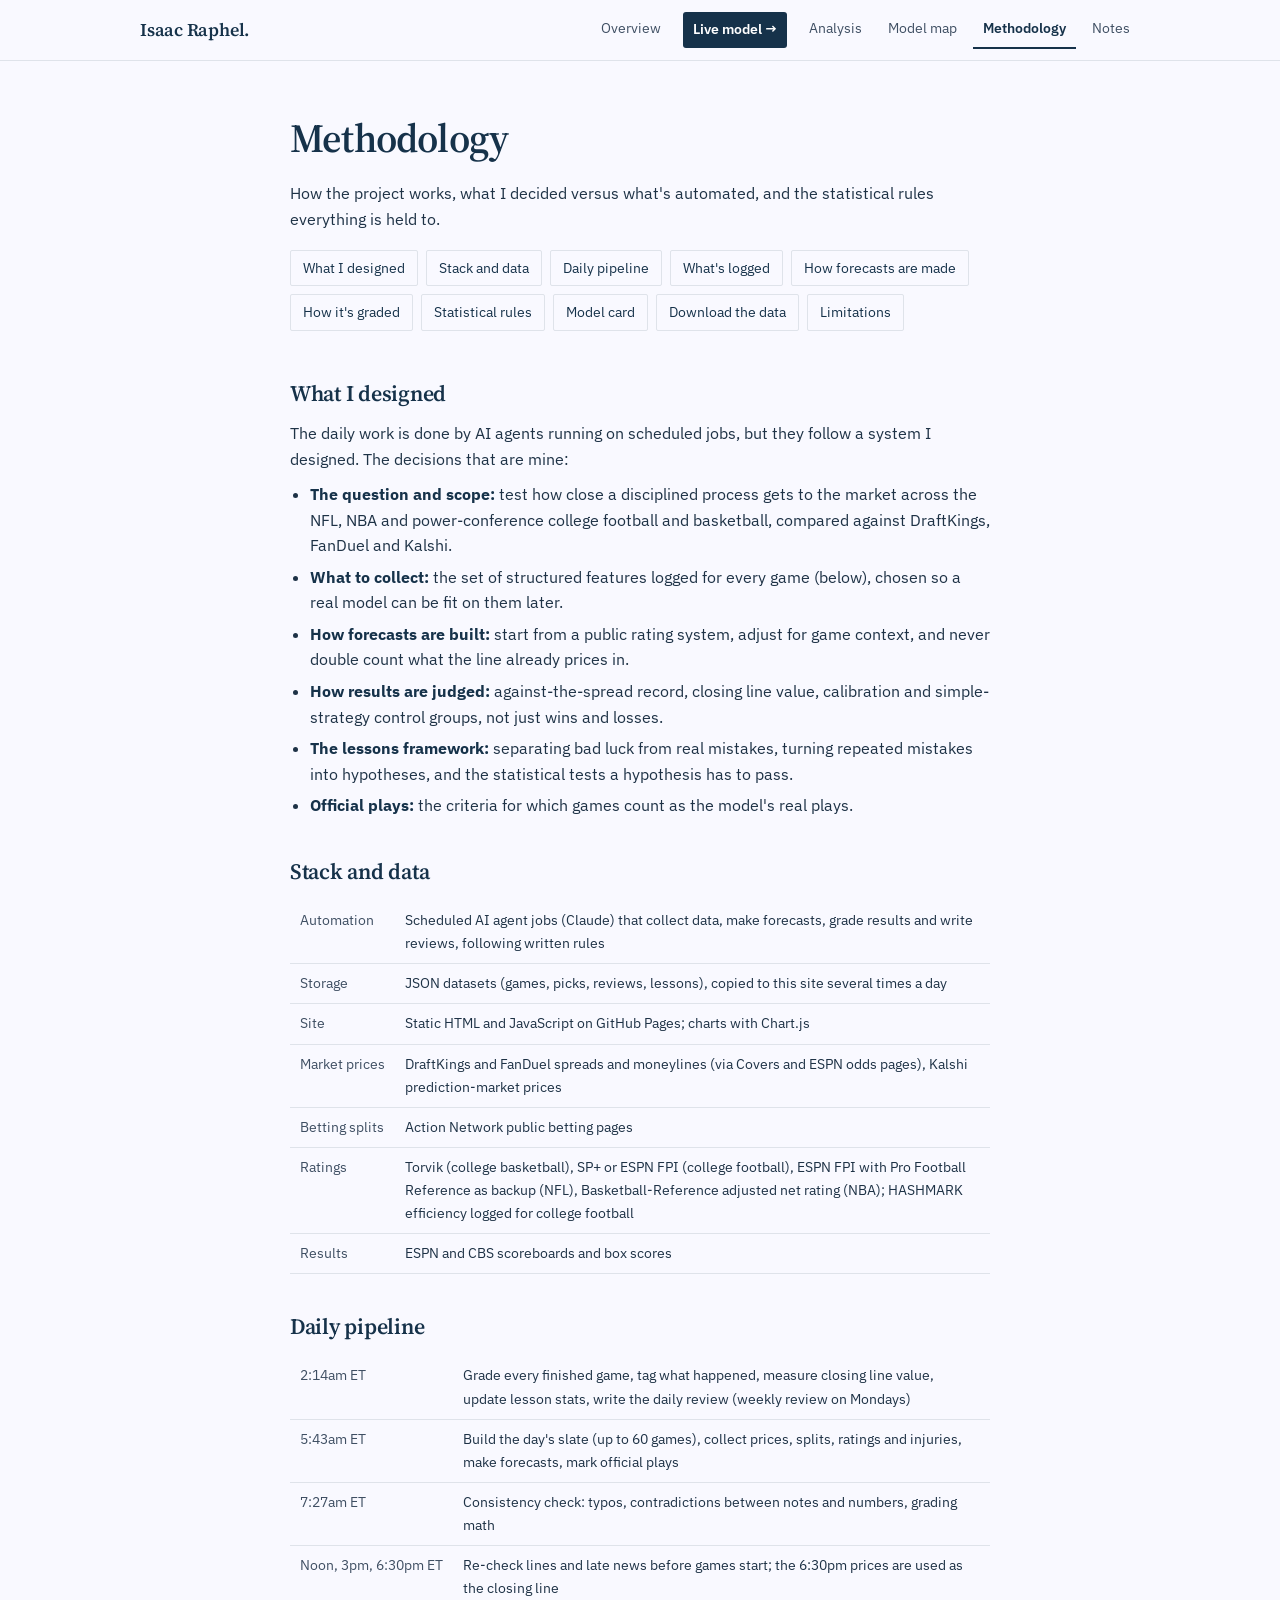
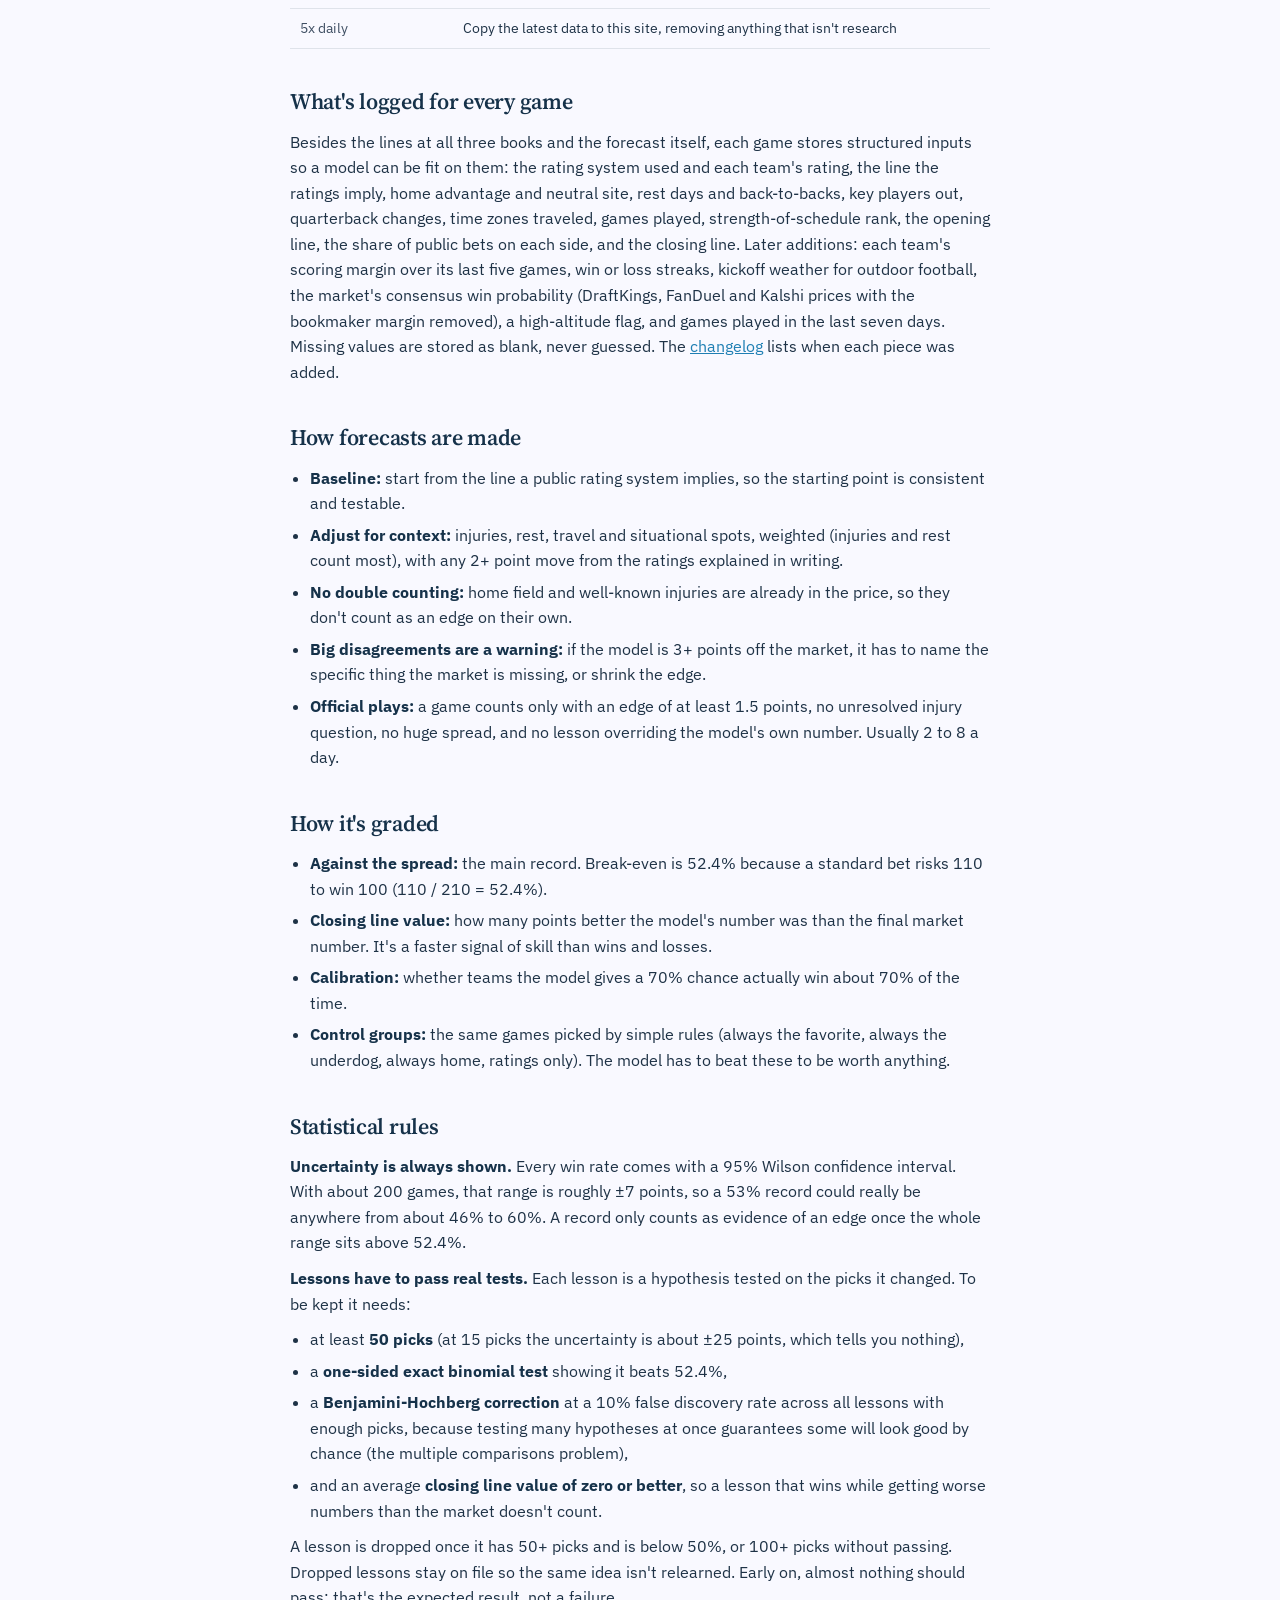
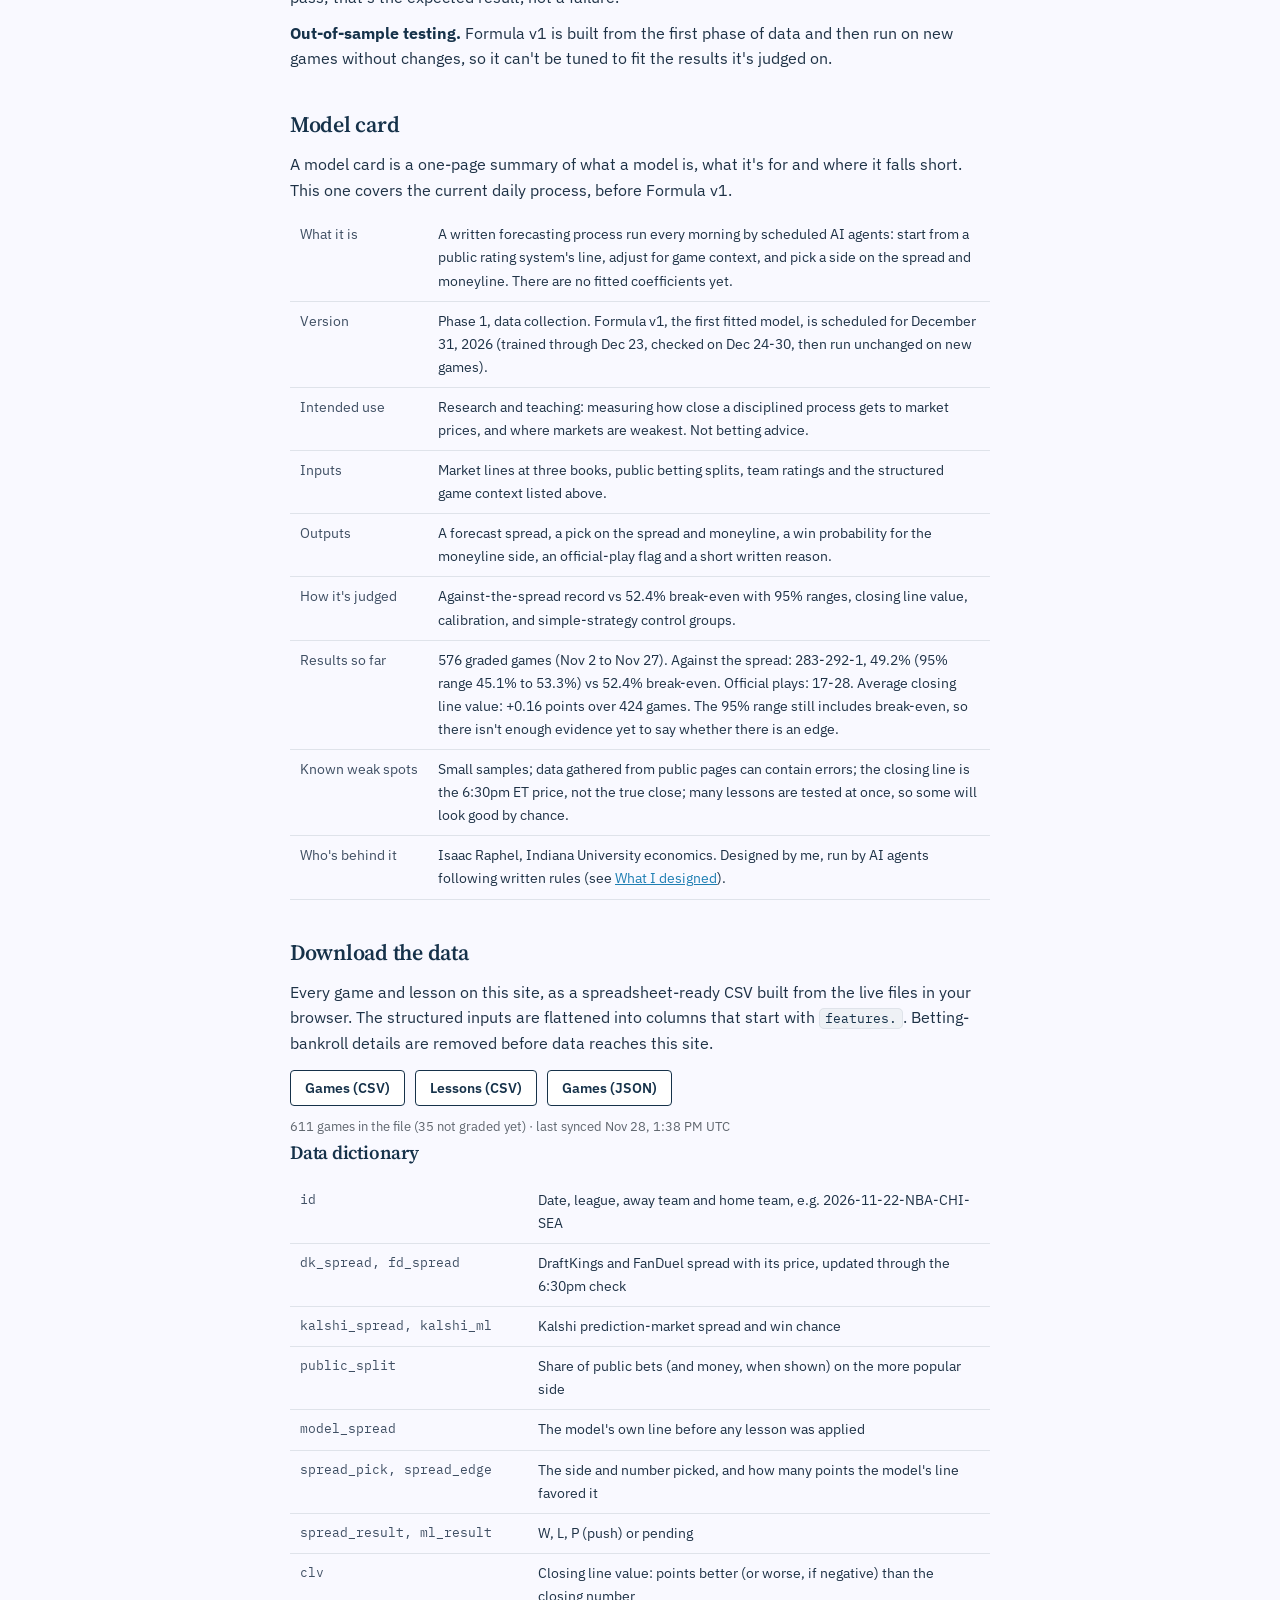
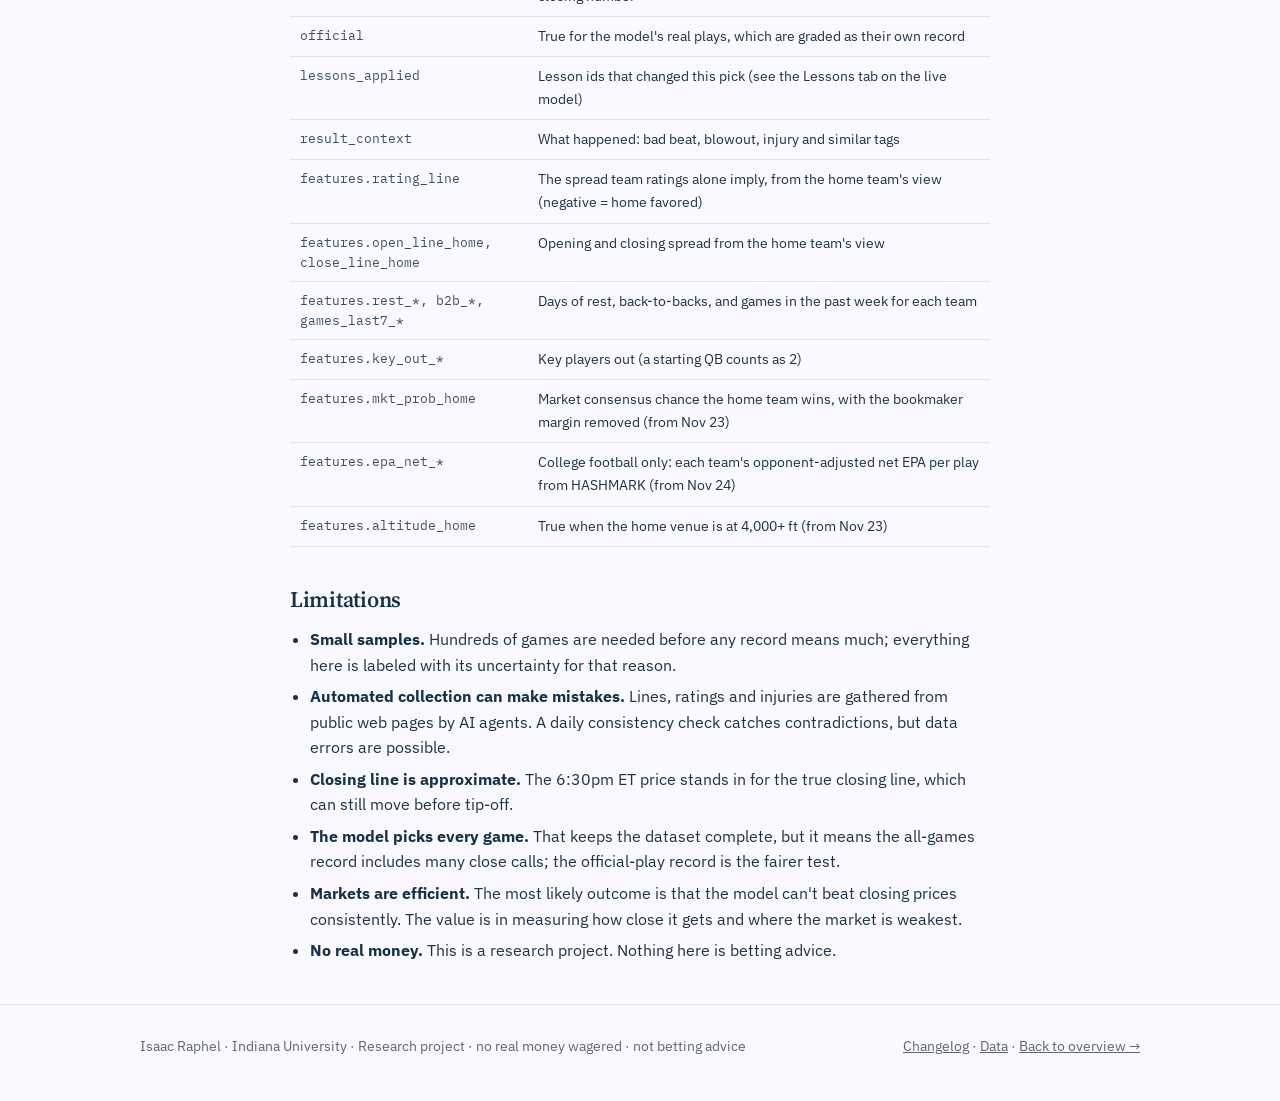
<file: method.html>
<!doctype html>
<html lang="en">
<head>
<meta charset="utf-8">
<meta name="viewport" content="width=device-width, initial-scale=1">
<title>Methodology | Isaac Raphel</title>
<meta name="description" content="How the forecasting project works: data sources, stack, forecasting rules, grading and the statistical tests.">
<link rel="preconnect" href="https://fonts.googleapis.com">
<link rel="preconnect" href="https://fonts.gstatic.com" crossorigin>
<link href="https://fonts.googleapis.com/css2?family=IBM+Plex+Mono:wght@400;500&family=IBM+Plex+Sans:wght@400;500;600;700&family=Source+Serif+4:opsz,wght@8..60,500;8..60,600;8..60,700&display=swap" rel="stylesheet">
<link rel="icon" href="assets/favicon.svg" type="image/svg+xml">
<style>
:root{--bg:#f9f9ff;--panel:#ffffff;--line:#dfe3ea;--text:#16324a;--muted:#3f4f63;--dim:#5f666e;--green:#3a9a4a;--blue:#1f7fb3;--purple:#224f6a}
*{box-sizing:border-box;margin:0;padding:0}
body{background:var(--bg);color:var(--text);font-family:"IBM Plex Sans",system-ui,sans-serif;line-height:1.65;-webkit-font-smoothing:antialiased}
a{color:inherit}
.wrap{max-width:1040px;margin:0 auto;padding:0 20px}
.narrow{max-width:740px}
nav{position:sticky;top:0;z-index:10;background:rgba(249,249,255,.92);backdrop-filter:blur(10px);border-bottom:1px solid var(--line)}
nav .wrap{display:flex;align-items:center;justify-content:space-between;height:60px}
.brand{font-weight:700;text-decoration:none}.brand span{color:var(--green)}
.navlinks{display:flex;gap:22px;font-size:14px;color:var(--muted);align-items:center}.navlinks a{text-decoration:none}.navlinks a:hover,.navlinks a.on{color:var(--text)}
.navlinks a.navbtn{color:#fff;background:linear-gradient(90deg,#1f7fb3,#224f6a);padding:7px 14px;border-radius:8px;font-weight:600}
@media(max-width:700px){.hide-sm{display:none}}
header{padding:44px 0 10px}
h1{font-size:clamp(28px,4.5vw,40px);letter-spacing:-.025em;font-weight:800}
.sub{color:var(--muted);margin-top:8px}
.toc{display:flex;flex-direction:column;gap:8px;margin-top:22px}
.toc a{display:block;background:var(--panel);border:1px solid var(--line);border-radius:12px;padding:14px 16px;text-decoration:none}
.toc a:hover{border-color:#b9c3cf}
.toc .d{font-size:12.5px;color:var(--dim)}.toc .t{font-weight:600}
article{background:var(--panel);border:1px solid var(--line);border-radius:14px;padding:28px;margin-top:22px}
article .d{font-size:13px;color:var(--dim)}
article h2{font-size:clamp(22px,3.4vw,28px);letter-spacing:-.02em;line-height:1.2;margin:4px 0 10px}
article .sum{color:var(--muted);font-size:16px;border-left:3px solid var(--purple);padding-left:14px;margin-bottom:8px}
article h3{font-size:17px;margin:22px 0 6px}
article p{color:#1e3246;font-size:15.5px;margin-top:10px}
footer{border-top:1px solid var(--line);padding:30px 0 44px;color:var(--dim);font-size:13.5px;margin-top:40px}
footer .wrap{display:flex;justify-content:space-between;gap:16px;flex-wrap:wrap}
/* nav-fix */
.brand,.navlinks a{white-space:nowrap}
@media(max-width:700px){.navlinks{gap:14px}.hide-sm{display:none}}
/* nav-v2 */
.navlinks{gap:6px!important}
.navlinks a{padding:6px 12px;border-radius:8px;color:var(--muted);text-decoration:none}
.navlinks a:hover{color:var(--text);background:rgba(34,79,106,.04)}
.navlinks a.on{color:#16324a;background:linear-gradient(90deg,rgba(84,183,232,.22),rgba(34,79,106,.22));box-shadow:inset 0 0 0 1px rgba(34,79,106,.35)}
@media(max-width:560px){.brand{display:none}nav .wrap{justify-content:center}.navlinks{gap:2px!important}.navlinks a{padding:6px 7px;font-size:13px}}
/* nav-v3 */
@media(max-width:560px){.navlinks a.navbtn{margin:0 2px}.navlinks .arr{display:none}}
.navlinks a.navbtn{color:#fff!important;font-weight:600;background:linear-gradient(90deg,#1f7fb3,#224f6a)!important;box-shadow:0 0 0 1px rgba(34,79,106,.5),0 4px 18px rgba(34,79,106,.35)!important;margin:0 4px}
.navlinks a.navbtn:hover{filter:brightness(1.12)}
.navlinks a.navbtn.on{box-shadow:0 0 0 2px rgba(84,183,232,.6),0 4px 18px rgba(34,79,106,.45)!important}
.m h2{font-size:22px;letter-spacing:-.015em;margin:34px 0 8px;scroll-margin-top:72px}
.m p,.m li{color:#1e3246;font-size:15.5px}
.m p{margin-top:10px}
.m ul{margin:10px 0 0 20px}.m li{margin-top:6px}
.m b{color:var(--text)}
.m a{color:#1f7fb3}
.m code{font-family:"JetBrains Mono",ui-monospace,monospace;font-size:13px;background:#16324a;border:1px solid var(--line);border-radius:5px;padding:1px 5px}
.m table{width:100%;border-collapse:collapse;margin-top:12px;font-size:14px}
.m td{padding:8px 10px;border-bottom:1px solid var(--line);vertical-align:top;color:#1e3246}
.m td:first-child{color:var(--muted);white-space:nowrap;width:1%}
.toc2{display:flex;flex-wrap:wrap;gap:8px;margin-top:18px}
.toc2 a{font-size:13.5px;padding:6px 12px;border:1px solid var(--line);border-radius:999px;text-decoration:none;color:var(--text);background:rgba(34,79,106,.03)}
.toc2 a:hover{border-color:rgba(34,79,106,.6)}
/* nav-v4 */
.navlinks .short{display:none}
@media(max-width:560px){.navlinks .long{display:none}.navlinks .short{display:inline}.navlinks{gap:0!important}.navlinks a{padding:6px 5px!important;font-size:12.5px!important}.navlinks a.navbtn{margin:0 3px!important}}
@media(max-width:380px){.navlinks a{padding:6px 4px!important;font-size:12px!important}}
.dlrow{display:flex;flex-wrap:wrap;gap:10px;margin-top:14px}
.dl{font:600 14px "IBM Plex Sans",system-ui,sans-serif;color:#16324a;background:#fff;border:1px solid #16324a;border-radius:4px;padding:8px 14px;cursor:pointer;text-decoration:none}
.m a.dl{color:#16324a}
.dl:hover{background:#16324a;color:#fff!important}
.dlmeta{font-size:13px!important;color:var(--dim)!important}
.m code{background:#eef1f5!important;color:#16324a!important;font-family:"IBM Plex Mono",ui-monospace,monospace}
.m table.dict td:first-child{font-family:"IBM Plex Mono",ui-monospace,monospace;font-size:12.5px;white-space:normal;width:34%}
</style>
<link rel="stylesheet" href="assets/site.css">
</head>
<body>
<nav><div class="wrap">
  <a class="brand" href="index.html">Isaac Raphel<span>.</span></a>
  <div class="navlinks">
    <a href="index.html">Overview</a>
    <a href="model.html" class="navbtn">Live model<span class="arr"> →</span></a>
    <a href="analysis.html">Analysis</a>
    <a href="map.html"><span class="long">Model map</span><span class="short">Map</span></a>
    <a href="method.html" class="on" aria-current="page"><span class="long">Methodology</span><span class="short">Method</span></a>
    <a href="notes.html">Notes</a>
  </div>
</div></nav>
<main class="wrap narrow m">
  <header>
    <h1>Methodology</h1>
    <p class="sub">How the project works, what I decided versus what's automated, and the statistical rules everything is held to.</p>
    <div class="toc2">
      <a href="#design">What I designed</a><a href="#stack">Stack and data</a><a href="#pipeline">Daily pipeline</a><a href="#features">What's logged</a><a href="#forecast">How forecasts are made</a><a href="#grading">How it's graded</a><a href="#stats">Statistical rules</a><a href="#card">Model card</a><a href="#data">Download the data</a><a href="#limits">Limitations</a>
    </div>
  </header>

  <h2 id="design">What I designed</h2>
  <p>The daily work is done by AI agents running on scheduled jobs, but they follow a system I designed. The decisions that are mine:</p>
  <ul>
    <li><b>The question and scope:</b> test how close a disciplined process gets to the market across the NFL, NBA and power-conference college football and basketball, compared against DraftKings, FanDuel and Kalshi.</li>
    <li><b>What to collect:</b> the set of structured features logged for every game (below), chosen so a real model can be fit on them later.</li>
    <li><b>How forecasts are built:</b> start from a public rating system, adjust for game context, and never double count what the line already prices in.</li>
    <li><b>How results are judged:</b> against-the-spread record, closing line value, calibration and simple-strategy control groups, not just wins and losses.</li>
    <li><b>The lessons framework:</b> separating bad luck from real mistakes, turning repeated mistakes into hypotheses, and the statistical tests a hypothesis has to pass.</li>
    <li><b>Official plays:</b> the criteria for which games count as the model's real plays.</li>
  </ul>

  <h2 id="stack">Stack and data</h2>
  <table>
    <tr><td>Automation</td><td>Scheduled AI agent jobs (Claude) that collect data, make forecasts, grade results and write reviews, following written rules</td></tr>
    <tr><td>Storage</td><td>JSON datasets (games, picks, reviews, lessons), copied to this site several times a day</td></tr>
    <tr><td>Site</td><td>Static HTML and JavaScript on GitHub Pages; charts with Chart.js</td></tr>
    <tr><td>Market prices</td><td>DraftKings and FanDuel spreads and moneylines (via Covers and ESPN odds pages), Kalshi prediction-market prices</td></tr>
    <tr><td>Betting splits</td><td>Action Network public betting pages</td></tr>
    <tr><td>Ratings</td><td>Torvik (college basketball), SP+ or ESPN FPI (college football), ESPN FPI with Pro Football Reference as backup (NFL), Basketball-Reference adjusted net rating (NBA); HASHMARK efficiency logged for college football</td></tr>
    <tr><td>Results</td><td>ESPN and CBS scoreboards and box scores</td></tr>
  </table>

  <h2 id="pipeline">Daily pipeline</h2>
  <table>
    <tr><td>2:14am ET</td><td>Grade every finished game, tag what happened, measure closing line value, update lesson stats, write the daily review (weekly review on Mondays)</td></tr>
    <tr><td>5:43am ET</td><td>Build the day's slate (up to 60 games), collect prices, splits, ratings and injuries, make forecasts, mark official plays</td></tr>
    <tr><td>7:27am ET</td><td>Consistency check: typos, contradictions between notes and numbers, grading math</td></tr>
    <tr><td>Noon, 3pm, 6:30pm ET</td><td>Re-check lines and late news before games start; the 6:30pm prices are used as the closing line</td></tr>
    <tr><td>5x daily</td><td>Copy the latest data to this site, removing anything that isn't research</td></tr>
  </table>

  <h2 id="features">What's logged for every game</h2>
  <p>Besides the lines at all three books and the forecast itself, each game stores structured inputs so a model can be fit on them: the rating system used and each team's rating, the line the ratings imply, home advantage and neutral site, rest days and back-to-backs, key players out, quarterback changes, time zones traveled, games played, strength-of-schedule rank, the opening line, the share of public bets on each side, and the closing line. Later additions: each team's scoring margin over its last five games, win or loss streaks, kickoff weather for outdoor football, the market's consensus win probability (DraftKings, FanDuel and Kalshi prices with the bookmaker margin removed), a high-altitude flag, and games played in the last seven days. Missing values are stored as blank, never guessed. The <a href="changelog.html">changelog</a> lists when each piece was added.</p>

  <h2 id="forecast">How forecasts are made</h2>
  <ul>
    <li><b>Baseline:</b> start from the line a public rating system implies, so the starting point is consistent and testable.</li>
    <li><b>Adjust for context:</b> injuries, rest, travel and situational spots, weighted (injuries and rest count most), with any 2+ point move from the ratings explained in writing.</li>
    <li><b>No double counting:</b> home field and well-known injuries are already in the price, so they don't count as an edge on their own.</li>
    <li><b>Big disagreements are a warning:</b> if the model is 3+ points off the market, it has to name the specific thing the market is missing, or shrink the edge.</li>
    <li><b>Official plays:</b> a game counts only with an edge of at least 1.5 points, no unresolved injury question, no huge spread, and no lesson overriding the model's own number. Usually 2 to 8 a day.</li>
  </ul>

  <h2 id="grading">How it's graded</h2>
  <ul>
    <li><b>Against the spread:</b> the main record. Break-even is 52.4% because a standard bet risks 110 to win 100 (110 / 210 = 52.4%).</li>
    <li><b>Closing line value:</b> how many points better the model's number was than the final market number. It's a faster signal of skill than wins and losses.</li>
    <li><b>Calibration:</b> whether teams the model gives a 70% chance actually win about 70% of the time.</li>
    <li><b>Control groups:</b> the same games picked by simple rules (always the favorite, always the underdog, always home, ratings only). The model has to beat these to be worth anything.</li>
  </ul>

  <h2 id="stats">Statistical rules</h2>
  <p><b>Uncertainty is always shown.</b> Every win rate comes with a 95% Wilson confidence interval. With about 200 games, that range is roughly ±7 points, so a 53% record could really be anywhere from about 46% to 60%. A record only counts as evidence of an edge once the whole range sits above 52.4%.</p>
  <p><b>Lessons have to pass real tests.</b> Each lesson is a hypothesis tested on the picks it changed. To be kept it needs:</p>
  <ul>
    <li>at least <b>50 picks</b> (at 15 picks the uncertainty is about ±25 points, which tells you nothing),</li>
    <li>a <b>one-sided exact binomial test</b> showing it beats 52.4%,</li>
    <li>a <b>Benjamini-Hochberg correction</b> at a 10% false discovery rate across all lessons with enough picks, because testing many hypotheses at once guarantees some will look good by chance (the multiple comparisons problem),</li>
    <li>and an average <b>closing line value of zero or better</b>, so a lesson that wins while getting worse numbers than the market doesn't count.</li>
  </ul>
  <p>A lesson is dropped once it has 50+ picks and is below 50%, or 100+ picks without passing. Dropped lessons stay on file so the same idea isn't relearned. Early on, almost nothing should pass; that's the expected result, not a failure.</p>
  <p><b>Out-of-sample testing.</b> Formula v1 is built from the first phase of data and then run on new games without changes, so it can't be tuned to fit the results it's judged on.</p>

  <h2 id="card">Model card</h2>
  <p>A model card is a one-page summary of what a model is, what it's for and where it falls short. This one covers the current daily process, before Formula v1.</p>
  <table>
    <tr><td>What it is</td><td>A written forecasting process run every morning by scheduled AI agents: start from a public rating system's line, adjust for game context, and pick a side on the spread and moneyline. There are no fitted coefficients yet.</td></tr>
    <tr><td>Version</td><td>Phase 1, data collection. Formula v1, the first fitted model, is scheduled for December 31, 2026 (trained through Dec 23, checked on Dec 24-30, then run unchanged on new games).</td></tr>
    <tr><td>Intended use</td><td>Research and teaching: measuring how close a disciplined process gets to market prices, and where markets are weakest. Not betting advice.</td></tr>
    <tr><td>Inputs</td><td>Market lines at three books, public betting splits, team ratings and the structured game context listed above.</td></tr>
    <tr><td>Outputs</td><td>A forecast spread, a pick on the spread and moneyline, a win probability for the moneyline side, an official-play flag and a short written reason.</td></tr>
    <tr><td>How it's judged</td><td>Against-the-spread record vs 52.4% break-even with 95% ranges, closing line value, calibration, and simple-strategy control groups.</td></tr>
    <tr><td>Results so far</td><td id="mc-live">Loading…</td></tr>
    <tr><td>Known weak spots</td><td>Small samples; data gathered from public pages can contain errors; the closing line is the 6:30pm ET price, not the true close; many lessons are tested at once, so some will look good by chance.</td></tr>
    <tr><td>Who's behind it</td><td>Isaac Raphel, Indiana University economics. Designed by me, run by AI agents following written rules (see <a href="#design">What I designed</a>).</td></tr>
  </table>

  <h2 id="data">Download the data</h2>
  <p>Every game and lesson on this site, as a spreadsheet-ready CSV built from the live files in your browser. The structured inputs are flattened into columns that start with <code>features.</code>. Betting-bankroll details are removed before data reaches this site.</p>
  <div class="dlrow">
    <button type="button" class="dl" data-f="games">Games (CSV)</button>
    <button type="button" class="dl" data-f="lessons">Lessons (CSV)</button>
    <a class="dl" href="data/games.json" download>Games (JSON)</a>
  </div>
  <p class="dlmeta" id="dl-meta"></p>
  <h3>Data dictionary</h3>
  <table class="dict">
    <tr><td>id</td><td>Date, league, away team and home team, e.g. 2026-11-22-NBA-CHI-SEA</td></tr>
    <tr><td>dk_spread, fd_spread</td><td>DraftKings and FanDuel spread with its price, updated through the 6:30pm check</td></tr>
    <tr><td>kalshi_spread, kalshi_ml</td><td>Kalshi prediction-market spread and win chance</td></tr>
    <tr><td>public_split</td><td>Share of public bets (and money, when shown) on the more popular side</td></tr>
    <tr><td>model_spread</td><td>The model's own line before any lesson was applied</td></tr>
    <tr><td>spread_pick, spread_edge</td><td>The side and number picked, and how many points the model's line favored it</td></tr>
    <tr><td>spread_result, ml_result</td><td>W, L, P (push) or pending</td></tr>
    <tr><td>clv</td><td>Closing line value: points better (or worse, if negative) than the closing number</td></tr>
    <tr><td>official</td><td>True for the model's real plays, which are graded as their own record</td></tr>
    <tr><td>lessons_applied</td><td>Lesson ids that changed this pick (see the Lessons tab on the live model)</td></tr>
    <tr><td>result_context</td><td>What happened: bad beat, blowout, injury and similar tags</td></tr>
    <tr><td>features.rating_line</td><td>The spread team ratings alone imply, from the home team's view (negative = home favored)</td></tr>
    <tr><td>features.open_line_home, close_line_home</td><td>Opening and closing spread from the home team's view</td></tr>
    <tr><td>features.rest_*, b2b_*, games_last7_*</td><td>Days of rest, back-to-backs, and games in the past week for each team</td></tr>
    <tr><td>features.key_out_*</td><td>Key players out (a starting QB counts as 2)</td></tr>
    <tr><td>features.mkt_prob_home</td><td>Market consensus chance the home team wins, with the bookmaker margin removed (from Nov 23)</td></tr>
    <tr><td>features.epa_net_*</td><td>College football only: each team's opponent-adjusted net EPA per play from HASHMARK (from Nov 24)</td></tr>
    <tr><td>features.altitude_home</td><td>True when the home venue is at 4,000+ ft (from Nov 23)</td></tr>
  </table>

  <h2 id="limits">Limitations</h2>
  <ul>
    <li><b>Small samples.</b> Hundreds of games are needed before any record means much; everything here is labeled with its uncertainty for that reason.</li>
    <li><b>Automated collection can make mistakes.</b> Lines, ratings and injuries are gathered from public web pages by AI agents. A daily consistency check catches contradictions, but data errors are possible.</li>
    <li><b>Closing line is approximate.</b> The 6:30pm ET price stands in for the true closing line, which can still move before tip-off.</li>
    <li><b>The model picks every game.</b> That keeps the dataset complete, but it means the all-games record includes many close calls; the official-play record is the fairer test.</li>
    <li><b>Markets are efficient.</b> The most likely outcome is that the model can't beat closing prices consistently. The value is in measuring how close it gets and where the market is weakest.</li>
    <li><b>No real money.</b> This is a research project. Nothing here is betting advice.</li>
  </ul>
</main>
<footer><div class="wrap">
  <span>Isaac Raphel · Indiana University · Research project · no real money wagered · not betting advice</span>
  <span class="flinks"><a href="changelog.html">Changelog</a> · <a href="#data">Data</a> · <a href="index.html">Back to overview →</a></span>
</div></footer>
<script>
(function(){
function wilson(w,n,z=1.96){if(!n)return null;const p=w/n,d=1+z*z/n,c=(p+z*z/(2*n))/d,h=z*Math.sqrt(p*(1-p)/n+z*z/(4*n*n))/d;return[c-h,c+h];}
const pct=x=>(x*100).toFixed(1)+'%';
const md=d=>{const[y,m,dd]=d.split('-').map(Number);return new Date(y,m-1,dd).toLocaleDateString('en-US',{month:'short',day:'numeric'});};
const cache={};
function get(n){return cache[n]||(cache[n]=fetch('data/'+n+'.json',{cache:'no-store'}).then(r=>r.json()));}
Promise.all([get('games'),fetch('data/updated.json',{cache:'no-store'}).then(r=>r.json()).catch(()=>null)]).then(([G,u])=>{
  const g=G.filter(x=>x.spread_result==='W'||x.spread_result==='L'||x.spread_result==='P');
  const w=g.filter(x=>x.spread_result==='W').length,l=g.filter(x=>x.spread_result==='L').length,p=g.length-w-l;
  const o=g.filter(x=>x.official===true),ow=o.filter(x=>x.spread_result==='W').length,ol=o.filter(x=>x.spread_result==='L').length;
  const c=g.map(x=>x.clv).filter(v=>typeof v==='number');
  const ds=g.map(x=>x.date).sort();
  const ci=wilson(w,w+l);
  let t=g.length+' graded games ('+md(ds[0])+' to '+md(ds[ds.length-1])+'). Against the spread: '+w+'-'+l+(p?'-'+p:'')+', '+pct(w/(w+l))+' (95% range '+pct(ci[0])+' to '+pct(ci[1])+') vs 52.4% break-even.';
  if(ow+ol)t+=' Official plays: '+ow+'-'+ol+'.';
  if(c.length)t+=' Average closing line value: '+(c.reduce((a,b)=>a+b,0)/c.length>=0?'+':'')+(c.reduce((a,b)=>a+b,0)/c.length).toFixed(2)+' points over '+c.length+' games.';
  t+=ci[0]>0.524?' The whole 95% range is above break-even.':ci[1]<0.524?' The whole 95% range is below break-even.':' The 95% range still includes break-even, so there isn\'t enough evidence yet to say whether there is an edge.';
  document.getElementById('mc-live').textContent=t;
  const pend=G.length-g.length;
  document.getElementById('dl-meta').textContent=G.length+' games in the file ('+pend+' not graded yet)'+(u&&u.at?' · last synced '+new Date(u.at).toLocaleString('en-US',{month:'short',day:'numeric',hour:'numeric',minute:'2-digit',timeZoneName:'short'}):'');
}).catch(()=>{document.getElementById('mc-live').textContent='Live numbers are on the Analysis page.';});
function csv(rows){
  const top=[],feat=[];
  rows.forEach(r=>{Object.keys(r).forEach(k=>{if(k==='features'){Object.keys(r.features||{}).forEach(f=>{if(!feat.includes(f))feat.push(f);});}else if(!top.includes(k))top.push(k);});});
  const cols=top.concat(feat.map(f=>'features.'+f));
  const esc=v=>{if(v===null||v===undefined)return'';const s=typeof v==='object'?JSON.stringify(v):String(v);return /[",\n\r]/.test(s)?'"'+s.replace(/"/g,'""')+'"':s;};
  const lines=[cols.join(',')];
  rows.forEach(r=>{lines.push(cols.map(c=>c.startsWith('features.')?esc((r.features||{})[c.slice(9)]):esc(r[c])).join(','));});
  return lines.join('\r\n');
}
document.querySelectorAll('button.dl').forEach(b=>b.addEventListener('click',()=>{
  const f=b.dataset.f;
  get(f).then(rows=>{
    const blob=new Blob(['\ufeff'+csv(rows)],{type:'text/csv;charset=utf-8'});
    const a=document.createElement('a');a.href=URL.createObjectURL(blob);
    a.download='picks-model-'+f+'-'+new Date().toISOString().slice(0,10)+'.csv';
    document.body.appendChild(a);a.click();setTimeout(()=>{URL.revokeObjectURL(a.href);a.remove();},500);
  });
}));
})();
</script>
</body>
</html>
</file>
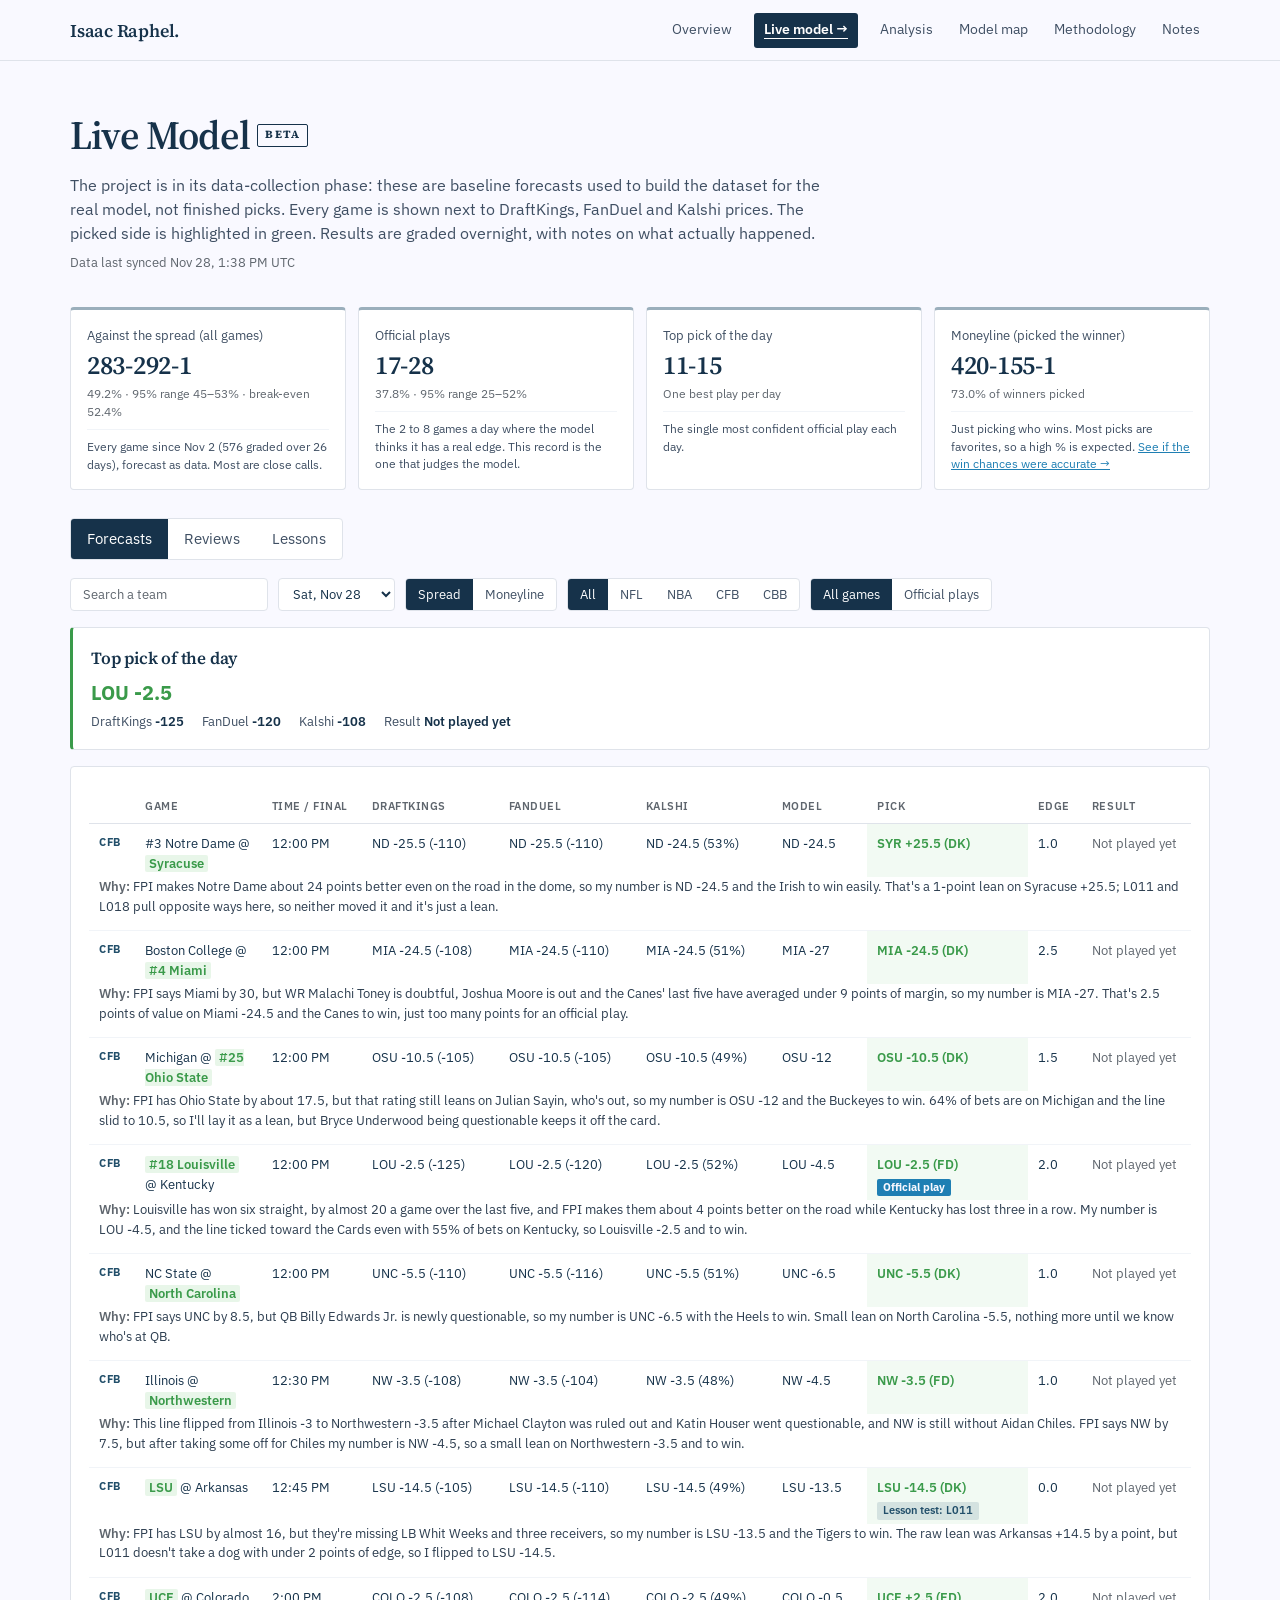
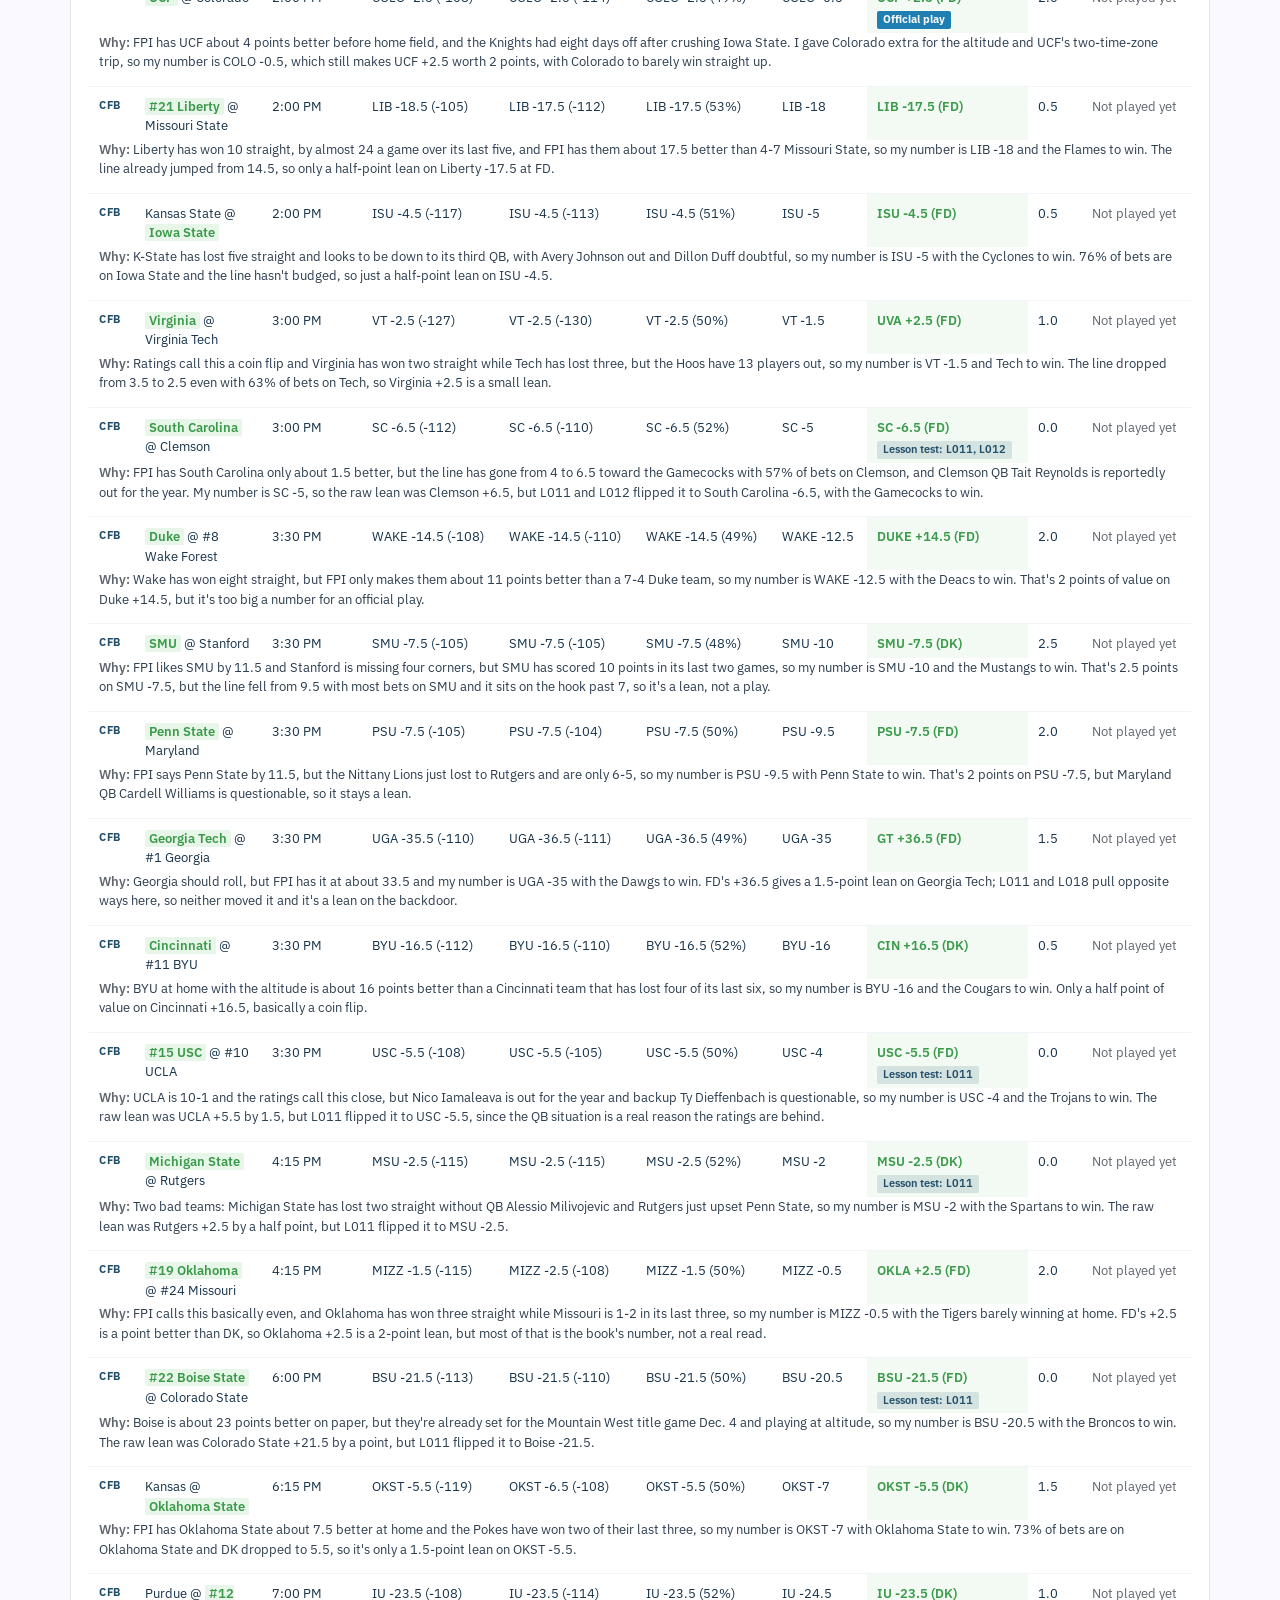
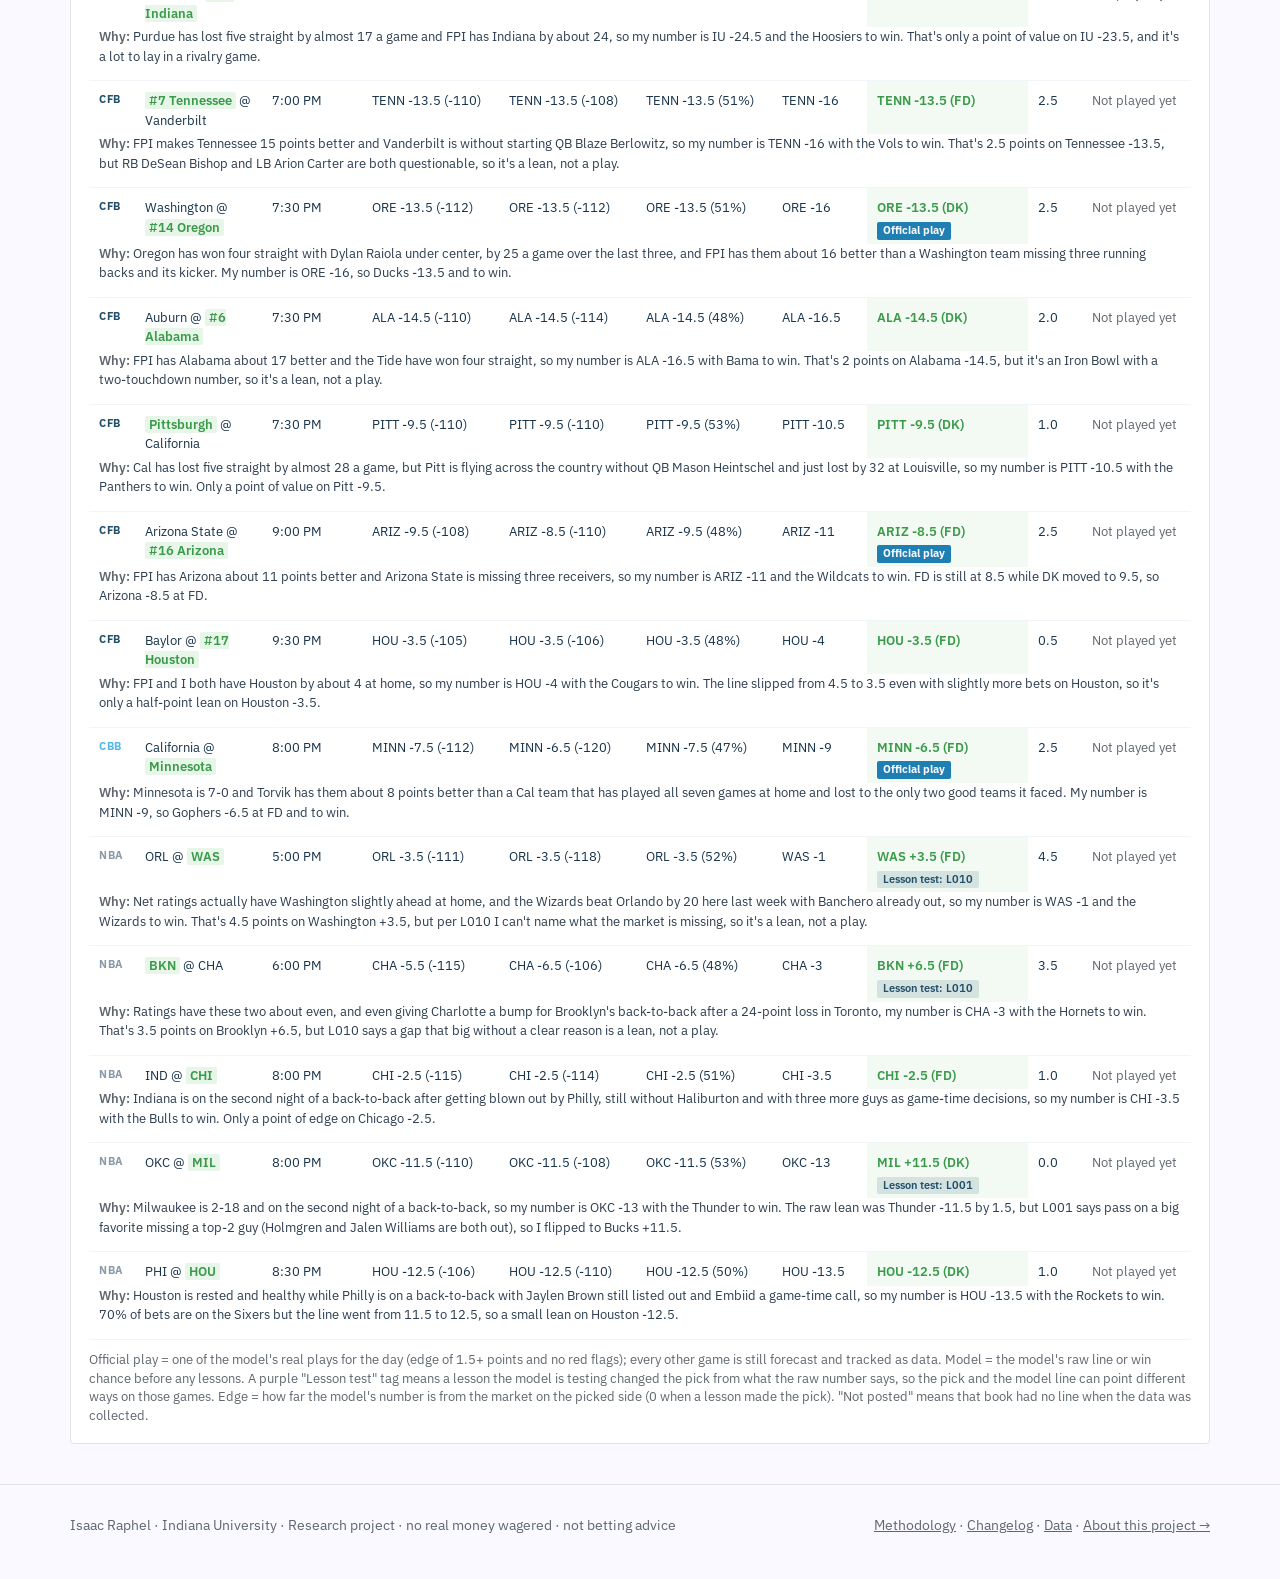
<file: model.html>
<!doctype html>
<html lang="en">
<head>
<meta charset="utf-8">
<meta name="viewport" content="width=device-width, initial-scale=1">
<title>Live Model | Isaac Raphel</title>
<meta name="description" content="Daily forecasts, market prices, graded results and the hypotheses the model is testing.">
<link rel="preconnect" href="https://fonts.googleapis.com">
<link rel="preconnect" href="https://fonts.gstatic.com" crossorigin>
<link href="https://fonts.googleapis.com/css2?family=IBM+Plex+Mono:wght@400;500&family=IBM+Plex+Sans:wght@400;500;600;700&family=Source+Serif+4:opsz,wght@8..60,500;8..60,600;8..60,700&display=swap" rel="stylesheet">
<link rel="icon" href="assets/favicon.svg" type="image/svg+xml">
<style>
:root{
  --bg:#f9f9ff; --panel:#ffffff; --panel2:#16324a; --line:#dfe3ea; --line2:#f1f4f8;
  --text:#16324a; --muted:#3f4f63; --dim:#5f666e;
  --green:#3a9a4a; --red:#c94545; --blue:#1f7fb3; --purple:#224f6a; --amber:#1f7fb3; --teal:#54b7e8; --orange:#8a9aa8;
}
*{box-sizing:border-box;margin:0;padding:0}
body{background:var(--bg);color:var(--text);font-family:"IBM Plex Sans",system-ui,sans-serif;line-height:1.5;-webkit-font-smoothing:antialiased}
a{color:inherit}
.wrap{max-width:1180px;margin:0 auto;padding:0 20px}
nav{position:sticky;top:0;z-index:10;background:rgba(249,249,255,.92);backdrop-filter:blur(10px);border-bottom:1px solid var(--line)}
nav .wrap{display:flex;align-items:center;justify-content:space-between;height:60px}
.brand{font-weight:700;text-decoration:none}.brand span{color:var(--green)}
.navlinks{display:flex;gap:22px;font-size:14px;color:var(--muted)}.navlinks a{text-decoration:none}.navlinks a:hover,.navlinks a.on{color:var(--text)}

header{padding:44px 0 8px}
.beta{display:inline-block;vertical-align:middle;font-size:12px;font-weight:700;letter-spacing:.1em;text-transform:uppercase;color:#f9f9ff;background:linear-gradient(90deg,var(--blue),var(--purple));padding:5px 11px;border-radius:999px;position:relative;top:-4px}
h1{font-size:clamp(28px,4.5vw,40px);letter-spacing:-.025em;font-weight:800}
.sub{color:var(--muted);margin-top:8px;max-width:760px}
.updated{font-size:13px;color:var(--dim);margin-top:8px}

.tiles{display:grid;grid-template-columns:repeat(4,1fr);gap:12px;margin-top:26px}
.tile{background:var(--panel);border:1px solid var(--line);border-radius:12px;padding:16px;border-top:3px solid rgba(34,79,106,.45)}
.tile .l{font-size:12.5px;color:var(--muted)}.tile .n{font-size:26px;font-weight:700;letter-spacing:-.02em;margin-top:2px}.tile .s{font-size:12px;color:var(--dim)}
@media(max-width:760px){.tiles{grid-template-columns:repeat(2,1fr)}}

.tabs{display:inline-flex;border:1px solid var(--line);border-radius:10px;overflow:hidden;margin-top:28px;background:#ffffff}
.tabs button,.seg button{font:inherit;background:none;border:0;color:var(--muted);cursor:pointer}
.tabs button{padding:9px 16px;font-size:14.5px}
.tabs button.on{color:#fff;background:linear-gradient(90deg,var(--purple),var(--blue))}
.bar{display:flex;flex-wrap:wrap;gap:10px;align-items:center;margin-top:18px}
.seg{display:inline-flex;border:1px solid var(--line);border-radius:9px;overflow:hidden;background:#ffffff}
.seg button{padding:6px 12px;font-size:13px}.seg button:hover{color:#16324a}
.seg button.on{color:#fff;background:#224f6a}
.seg button.on[data-league=NFL]{background:#224f6a}.seg button.on[data-league=NBA]{background:#1f7fb3}.seg button.on[data-league=CFB]{background:#3a9a4a}.seg button.on[data-league=CBB]{background:#0d9488}
.seg button.on[data-view]{background:var(--blue)}
select{font:inherit;font-size:13px;padding:6px 10px;border:1px solid var(--line);border-radius:9px;background:#ffffff;color:var(--text)}

.card{background:var(--panel);border:1px solid var(--line);border-radius:12px;padding:18px;margin-top:16px}
.card h2{font-size:17px;margin-bottom:6px}
.muted{color:var(--muted);font-size:13.5px}
.top{border-left:3px solid var(--green)}
.streak{display:inline-block;font-size:12.5px;font-weight:700;color:#b7791f;background:rgba(183,121,31,.12);border-radius:999px;padding:2px 10px;margin-bottom:6px}
.top .pick{font-size:20px;font-weight:700;color:var(--green);margin:4px 0}
.odds{display:flex;gap:18px;flex-wrap:wrap;font-size:13px;color:var(--muted);margin-top:4px}
.odds b{color:var(--text);font-weight:600}

.tablewrap{overflow-x:auto;margin-top:6px}
table{width:100%;border-collapse:collapse;font-size:13px;font-variant-numeric:tabular-nums}
th{text-align:left;font-weight:600;color:var(--dim);text-transform:uppercase;letter-spacing:.05em;font-size:10.5px;padding:8px 10px;border-bottom:1px solid var(--line);white-space:nowrap}
td{padding:10px;border-bottom:1px solid var(--line2);vertical-align:top}
tbody tr:hover td{background:rgba(34,79,106,.02)}
td.lg{font-weight:700;font-size:11px;letter-spacing:.05em}
.lg-NFL{color:#1f7fb3}.lg-NBA{color:var(--orange)}.lg-CFB{color:#224f6a}.lg-CBB{color:var(--teal)}
.pt{color:#3a9a4a;background:rgba(95,189,100,.14);border-radius:5px;padding:0 4px;font-weight:600}
td.pk{color:#3a9a4a;background:rgba(95,189,100,.08);font-weight:600;white-space:nowrap}
.offtag{display:block;margin-top:4px;font-size:10.5px;font-weight:700;color:#f9f9ff;background:#1f7fb3;border-radius:5px;padding:1px 6px;width:max-content}
.dt{display:block;font-size:11px;color:var(--dim)}
#q{font:inherit;font-size:13px;padding:6px 12px;border:1px solid var(--line);border-radius:9px;background:#ffffff;color:var(--text);min-width:180px}
#q::placeholder{color:var(--dim)}
select:disabled{opacity:.4}
.seg button.on[data-off=off]{background:#224f6a}
.ovr{display:block;margin-top:4px;font-size:10.5px;font-weight:600;color:#224f6a;background:rgba(34,79,106,.14);border-radius:5px;padding:1px 6px;width:max-content}
td.nw{white-space:nowrap}
td.na{color:#8a95a3;font-style:italic;font-size:12px}
td.why{color:#2c3d4f;line-height:1.5;font-size:13px}
tr.main td{border-bottom:0;padding-bottom:4px}
tr.sub td{padding-top:0;padding-bottom:14px}
tbody tr.main:hover td,tbody tr.main:hover + tr.sub td{background:rgba(34,79,106,.02)}
.whylab{color:var(--dim);font-weight:600}
.whyin{position:sticky;left:0;max-width:calc(100vw - 82px)}
@media(min-width:1200px){.whyin{max-width:none}}
#lessons td.why{max-width:34rem}
#lessons .ctx{color:var(--dim)}
.ctx{display:block;margin-top:5px;color:var(--amber);font-size:12px}
.W{color:#3a9a4a;font-weight:700}.L{color:var(--red);font-weight:700}.P{color:var(--amber);font-weight:700}.pend{color:var(--dim)}
@media(max-width:700px){.hide-sm{display:none}}

.rev{padding:14px 0;border-bottom:1px solid var(--line2)}.rev:last-child{border-bottom:0}
.rev-head{display:flex;justify-content:space-between;gap:10px;flex-wrap:wrap;font-weight:600;margin-bottom:6px}
.rev-head .rec{color:var(--muted);font-weight:500;font-size:13px}
.rev p{font-size:14px;color:#1e3246;margin-top:5px;line-height:1.55}
.rev p b{color:#224f6a;font-weight:600}
.st{font-size:11.5px;font-weight:700;padding:2px 8px;border-radius:999px;white-space:nowrap}
.st-Keep{color:#3a9a4a;background:rgba(95,189,100,.12)}.st-Testing{color:var(--blue);background:rgba(84,183,232,.12)}.st-Dropped{color:#4f5b68;background:rgba(118,118,118,.12)}
.legend{font-size:12.5px;color:var(--dim);margin-top:10px}
footer{border-top:1px solid var(--line);padding:30px 0 44px;color:var(--dim);font-size:13.5px;margin-top:40px}
footer .wrap{display:flex;justify-content:space-between;gap:16px;flex-wrap:wrap}
[hidden]{display:none!important}
/* nav-fix */
.brand,.navlinks a{white-space:nowrap}
@media(max-width:700px){.navlinks{gap:14px}.hide-sm{display:none}}
.explain{display:grid;grid-template-columns:repeat(3,1fr);gap:12px;margin-top:16px}
.explain div{background:var(--panel);border:1px solid var(--line);border-radius:12px;padding:14px 16px;font-size:13.5px;color:var(--muted);line-height:1.5}
.explain b{color:var(--text)}
.dotg{display:inline-block;width:9px;height:9px;border-radius:50%;background:#b9c3cf;margin-right:7px;vertical-align:middle}
.dotg.on{background:var(--green)}.dotg.star{background:var(--amber)}
@media(max-width:820px){.explain{grid-template-columns:1fr}}
.tile .x{font-size:12px;color:var(--muted);margin-top:8px;padding-top:8px;border-top:1px solid var(--line2);line-height:1.45}
.navlinks a.navbtn{color:#fff;background:linear-gradient(90deg,#1f7fb3,#224f6a);padding:7px 14px;border-radius:8px;font-weight:600}
/* nav-v2 */
.navlinks{gap:6px!important}
.navlinks a{padding:6px 12px;border-radius:8px;color:var(--muted);text-decoration:none}
.navlinks a:hover{color:var(--text);background:rgba(34,79,106,.04)}
.navlinks a.on{color:#16324a;background:linear-gradient(90deg,rgba(84,183,232,.22),rgba(34,79,106,.22));box-shadow:inset 0 0 0 1px rgba(34,79,106,.35)}
@media(max-width:560px){.brand{display:none}nav .wrap{justify-content:center}.navlinks{gap:2px!important}.navlinks a{padding:6px 7px;font-size:13px}}
/* nav-v3 */
@media(max-width:560px){.navlinks a.navbtn{margin:0 2px}.navlinks .arr{display:none}}
.navlinks a.navbtn{color:#fff!important;font-weight:600;background:linear-gradient(90deg,#1f7fb3,#224f6a)!important;box-shadow:0 0 0 1px rgba(34,79,106,.5),0 4px 18px rgba(34,79,106,.35)!important;margin:0 4px}
.navlinks a.navbtn:hover{filter:brightness(1.12)}
.navlinks a.navbtn.on{box-shadow:0 0 0 2px rgba(84,183,232,.6),0 4px 18px rgba(34,79,106,.45)!important}
.rng{color:var(--dim);font-size:11.5px}
.pbar{width:90px;height:6px;border-radius:99px;background:#e6eaf0;overflow:hidden;margin-bottom:4px}
.pfill{height:100%;background:linear-gradient(90deg,#1f7fb3,#224f6a)}
/* nav-v4 */
.navlinks .short{display:none}
@media(max-width:560px){.navlinks .long{display:none}.navlinks .short{display:inline}.navlinks{gap:0!important}.navlinks a{padding:6px 5px!important;font-size:12.5px!important}.navlinks a.navbtn{margin:0 3px!important}}
@media(max-width:380px){.navlinks a{padding:6px 4px!important;font-size:12px!important}}
</style>
<link rel="stylesheet" href="assets/site.css">
</head>
<body>
<nav><div class="wrap">
  <a class="brand" href="index.html">Isaac Raphel<span>.</span></a>
  <div class="navlinks">
    <a href="index.html">Overview</a>
    <a href="model.html" class="navbtn on" aria-current="page">Live model<span class="arr"> →</span></a>
    <a href="analysis.html">Analysis</a>
    <a href="map.html"><span class="long">Model map</span><span class="short">Map</span></a>
    <a href="method.html"><span class="long">Methodology</span><span class="short">Method</span></a>
    <a href="notes.html">Notes</a>
  </div>
</div></nav>

<main class="wrap">
<header>
  <h1>Live Model <span class="beta">Beta</span></h1>
  <p class="sub">The project is in its data-collection phase: these are baseline forecasts used to build the dataset for the real model, not finished picks. Every game is shown next to DraftKings, FanDuel and Kalshi prices. The picked side is highlighted in green. Results are graded overnight, with notes on what actually happened.</p>
  <p class="updated" id="updated"></p>
</header>

<section class="tiles">
  <div class="tile"><div class="l">Against the spread (all games)</div><div class="n" id="t-ats">—</div><div class="s" id="t-ats-s">&nbsp;</div><div class="x" id="t-ats-x">Every game, forecast as data. Most are close calls.</div></div>
  <div class="tile"><div class="l">Official plays</div><div class="n" id="t-ml">—</div><div class="s" id="t-ml-s">Tracked from Nov 13</div><div class="x">The 2 to 8 games a day where the model thinks it has a real edge. This record is the one that judges the model.</div></div>
  <div class="tile"><div class="l">Top pick of the day</div><div class="n" id="t-top">—</div><div class="s">One best play per day</div><div class="x">The single most confident official play each day.</div></div>
  <div class="tile"><div class="l">Moneyline (picked the winner)</div><div class="n" id="t-n">—</div><div class="s" id="t-days">&nbsp;</div><div class="x">Just picking who wins. Most picks are favorites, so a high % is expected. <a href="analysis.html" style="color:#1f7fb3">See if the win chances were accurate →</a></div></div>
</section>

<div class="tabs" role="tablist">
  <button data-tab="games" class="on">Forecasts</button>
  <button data-tab="reviews">Reviews</button>
  <button data-tab="lessons">Lessons</button>
</div>

<section id="tab-games">
  <div class="bar">
    <input id="q" type="search" placeholder="Search a team" aria-label="Search a team" autocomplete="off">
    <select id="day" aria-label="Day"></select>
    <div class="seg" id="view">
      <button data-view="spread" class="on">Spread</button>
      <button data-view="ml">Moneyline</button>
    </div>
    <div class="seg" id="league">
      <button data-league="All" class="on">All</button>
      <button data-league="NFL">NFL</button>
      <button data-league="NBA">NBA</button>
      <button data-league="CFB">CFB</button>
      <button data-league="CBB">CBB</button>
    </div>
    <div class="seg" id="offseg">
      <button data-off="all" class="on">All games</button>
      <button data-off="off">Official plays</button>
    </div>
  </div>

  <div class="card top" id="topcard">
    <h2>Top pick of the day</h2>
    <div id="top"></div>
  </div>

  <div class="card">
    <p class="muted" id="searchnote"></p>
    <div class="tablewrap"><table id="tbl"></table></div>
    <p class="legend">Official play = one of the model's real plays for the day (edge of 1.5+ points and no red flags); every other game is still forecast and tracked as data. Model = the model's raw line or win chance before any lessons. A purple "Lesson test" tag means a lesson the model is testing changed the pick from what the raw number says, so the pick and the model line can point different ways on those games. Edge = how far the model's number is from the market on the picked side (0 when a lesson made the pick). "Not posted" means that book had no line when the data was collected.</p>
  </div>
</section>

<section id="tab-lessons" hidden>
  <div class="card">
    <h2>Hypotheses the model is testing</h2>
    <p class="muted">Repeated mistakes become lessons, and each one is tracked on the picks it changed. Because many lessons are tested at once, some will look good by luck, so the bar is strict: a lesson needs at least 50 picks, has to beat the 52.4% break-even in a one-sided binomial test that survives a Benjamini-Hochberg multiple-testing correction, and can't have negative closing line value. Until then it stays "Testing," no matter how good the record looks. The 95% range shows how uncertain each record still is. <a href="method.html#stats" style="color:#1f7fb3">How the tests work →</a></p>
    <div class="tablewrap"><table id="lessons"></table></div>
  </div>
</section>

<section id="tab-reviews" hidden>
  <div class="card">
    <h2>How the model grades itself</h2>
    <p class="muted">Every night the model writes a review of the day: what went right, what went wrong, and what to change. Losses are split into real mistakes and bad luck, so only real mistakes turn into lessons. Every Monday there's a weekly review that breaks results down by edge size, favorites vs. underdogs, home vs. away and league.</p>
  </div>
  <div class="card">
    <h2>Latest weekly review</h2>
    <div id="weekly"></div>
  </div>
  <div class="card">
    <h2>Daily reviews</h2>
    <div id="daily"></div>
  </div>
</section>
</main>

<footer><div class="wrap">
  <span>Isaac Raphel · Indiana University · Research project · no real money wagered · not betting advice</span>
  <span class="flinks"><a href="method.html">Methodology</a> · <a href="changelog.html">Changelog</a> · <a href="method.html#data">Data</a> · <a href="index.html">About this project →</a></span>
</div></footer>

<script>
const ALIAS={"hawks": "ATL", "celtics": "BOS", "nets": "BKN", "hornets": "CHA", "bulls": "CHI", "cavaliers": "CLE", "cavs": "CLE", "mavericks": "DAL", "mavs": "DAL", "nuggets": "DEN", "pistons": "DET", "warriors": "GSW", "rockets": "HOU", "pacers": "IND", "clippers": "LAC", "lakers": "LAL", "grizzlies": "MEM", "heat": "MIA", "bucks": "MIL", "timberwolves": "MIN", "wolves": "MIN", "pelicans": "NOP", "knicks": "NYK", "thunder": "OKC", "magic": "ORL", "76ers": "PHI", "sixers": "PHI", "suns": "PHX", "blazers": "POR", "trail blazers": "POR", "kings": "SAC", "spurs": "SAS", "raptors": "TOR", "jazz": "UTA", "wizards": "WAS", "cardinals": "ARI", "falcons": "ATL", "ravens": "BAL", "bills": "BUF", "panthers": "CAR", "bears": "CHI", "bengals": "CIN", "browns": "CLE", "cowboys": "DAL", "broncos": "DEN", "lions": "DET", "packers": "GB", "texans": "HOU", "colts": "IND", "jaguars": "JAX", "jags": "JAX", "chiefs": "KC", "raiders": "LV", "chargers": "LAC", "rams": "LAR", "dolphins": "MIA", "vikings": "MIN", "patriots": "NE", "pats": "NE", "saints": "NO", "giants": "NYG", "jets": "NYJ", "eagles": "PHI", "steelers": "PIT", "49ers": "SF", "niners": "SF", "seahawks": "SEA", "buccaneers": "TB", "bucs": "TB", "titans": "TEN", "commanders": "WAS"};
const S={tab:'games',view:'spread',league:'All',day:null,q:'',off:false};
let G=[],P=[],R=[],L=[];
const $=id=>document.getElementById(id);
const el=(t,c,txt)=>{const e=document.createElement(t);if(c)e.className=c;if(txt!=null)e.textContent=txt;return e;};
const fmtDay=d=>new Date(d+'T12:00:00').toLocaleDateString('en-US',{weekday:'short',month:'short',day:'numeric'});
const rec=a=>{const w=a.filter(x=>x==='W').length,l=a.filter(x=>x==='L').length,p=a.filter(x=>x==='P').length;return{w,l,p,s:w+'-'+l+(p?'-'+p:''),pct:w+l?100*w/(w+l):null};};
const na=(v,msg)=>v==null||v===''?null:v;

function cellNA(td,msg){td.className='na';td.textContent=msg;}
function matchCell(g,side){
  const td=el('td');const m=g.matchup||'';const nm=side==='away'?g.away_name:g.home_name;
  const i=nm?m.indexOf(nm):-1;
  if(i<0){td.textContent=m;return td;}
  td.append(document.createTextNode(m.slice(0,i)));td.append(el('span','pt',nm));td.append(document.createTextNode(m.slice(i+nm.length)));return td;
}
function resCell(r){const td=el('td','nw');const s=el('span',r==='W'||r==='L'||r==='P'?r:'pend',r==='W'?'Win':r==='L'?'Loss':r==='P'?'Push':'Not played yet');td.append(s);return td;}

function potdStreak(picks){
  const g=picks.filter(p=>p.kind==='Pick of the day'&&(p.result==='W'||p.result==='L')).sort((a,b)=>a.date<b.date?1:-1);
  let n=0;for(const p of g){if(p.result==='W')n++;else break;}return n;
}
function wilson(w,n,z=1.96){if(!n)return null;const p=w/n,d=1+z*z/n,c=(p+z*z/(2*n))/d,h=z*Math.sqrt(p*(1-p)/n+z*z/(4*n*n))/d;return[c-h,c+h];}
function drawTiles(){
  const a=rec(G.map(g=>g.spread_result)),m=rec(G.map(g=>g.ml_result)),t=rec(P.filter(p=>p.kind==='Pick of the day').map(p=>p.result));
  $('t-ats').textContent=a.s;if(a.pct!=null){const ci=wilson(a.w,a.w+a.l);$('t-ats-s').textContent=a.pct.toFixed(1)+'% · 95% range '+Math.round(100*ci[0])+'–'+Math.round(100*ci[1])+'% · break-even 52.4%';}
  {const o=rec(G.filter(g=>g.official===true).map(g=>g.spread_result));if(o.w+o.l){$('t-ml').textContent=o.s;const ci=wilson(o.w,o.w+o.l);$('t-ml-s').textContent=o.pct.toFixed(1)+'% · 95% range '+Math.round(100*ci[0])+'–'+Math.round(100*ci[1])+'%';}}
  $('t-top').textContent=t.s;
  {const s=potdStreak(P);const el2=document.querySelector('#t-top + .s');if(el2)el2.textContent=s?(s+'-day win streak'):'One best play per day';}
  const graded=G.filter(g=>['W','L','P'].includes(g.spread_result));
  {const m=rec(G.map(g=>g.ml_result));$('t-n').textContent=m.s;$('t-days').textContent=m.pct!=null?m.pct.toFixed(1)+'% of winners picked':'';}
  $('t-ats-x').textContent='Every game since Nov 2 ('+graded.length+' graded over '+new Set(graded.map(g=>g.date)).size+' days), forecast as data. Most are close calls.';
}
function days(){return[...new Set(G.map(g=>g.date))].sort();}
function drawDays(){
  const d=days();const sel=$('day');sel.replaceChildren();
  d.slice().reverse().forEach(x=>{const o=el('option',null,fmtDay(x));o.value=x;sel.append(o);});
  if(!S.day||!d.includes(S.day))S.day=d[d.length-1];sel.value=S.day;
}
function drawTop(){
  const box=$('top');box.replaceChildren();
  const p=P.find(x=>x.kind==='Pick of the day'&&x.date===S.day);
  if(!p){box.append(el('p','muted','No top pick for this day.'));return;}
  box.append(el('div','pick',p.pick));
  {const s=potdStreak(P.filter(x=>x.date<=S.day));if(s)box.append(el('div','streak',s+'-day win streak'));}
  const o=el('div','odds');
  [['DraftKings',p.dk_odds],['FanDuel',p.fd_odds],['Kalshi',p.kalshi_odds]].forEach(([b,v])=>{const s=el('span');s.append(document.createTextNode(b+' '));s.append(el('b',null,v||'Not offered'));o.append(s);});
  const r=el('span');r.append(document.createTextNode('Result '));r.append(el('b',p.result==='W'||p.result==='L'||p.result==='P'?p.result:'pend',p.result==='W'?'Win':p.result==='L'?'Loss':p.result==='P'?'Push':'Not played yet'));o.append(r);
  box.append(o);
}
function drawTable(){
  const t=$('tbl');t.replaceChildren();
  const q=(S.q||'').trim().toLowerCase();
  let rows=G.filter(g=>(q?true:g.date===S.day)&&(S.league==='All'||g.league===S.league)&&(!S.off||g.official===true));
  if(q){const ab=(ALIAS[q]||'').toLowerCase();const hit=g=>{const hay=[g.matchup,g.final,g.dk_spread].join(' ').toLowerCase();if(hay.includes(q))return true;if(!ab)return false;const toks=(g.league==='NBA'||g.league==='NFL')?(g.matchup||'').toLowerCase().split(/[^a-z0-9]+/):[];return toks.includes(ab);};
    rows=rows.filter(hit).sort((a,b)=>a.date<b.date?1:-1);}
  $('searchnote').textContent=q?(rows.length+' game'+(rows.length===1?'':'s')+' matching "'+S.q.trim()+'" across all days'):'';
  const sp=S.view==='spread';
  const heads=sp?['','Game','Time / final','DraftKings','FanDuel','Kalshi','Model','Pick','Edge','Result']
                :['','Game','Time / final','DraftKings','FanDuel','Kalshi','Model','Pick','Result'];
  const thead=el('thead'),hr=el('tr');heads.forEach(h=>hr.append(el('th',['Kalshi','Edge','FanDuel','Model'].includes(h)?'hide-sm':null,h)));thead.append(hr);t.append(thead);
  const tb=el('tbody');
  if(!rows.length){const tr=el('tr'),td=el('td','na','No games for this filter.');td.colSpan=heads.length;tr.append(td);tb.append(tr);}
  rows.forEach(g=>{
    const tr=el('tr');
    tr.append(el('td','lg lg-'+g.league,g.league));
    tr.append(matchCell(g,sp?g.spread_side:g.ml_side));
    {const td=el('td','nw',g.final||g.tip||'');if(q){td.prepend(el('span','dt',fmtDay(g.date)));}tr.append(td);}
    const cols=sp?[g.dk_spread,g.fd_spread,g.kalshi_spread]:[g.dk_ml,g.fd_ml,g.kalshi_ml];
    const msgs=['Not posted','Not posted','No Kalshi market'];
    cols.forEach((v,i)=>{const td=el('td',i>0?'hide-sm nw':'nw');if(v)td.textContent=v;else{cellNA(td,msgs[i]);if(i>0)td.classList.add('hide-sm');}tr.append(td);});
    tr.append(el('td','nw hide-sm',sp?g.model_spread:g.model_ml));
    const pk=el('td','pk',sp?g.spread_pick:(g.ml_pick?g.ml_pick+' ML':''));
    if(g.official===true){const tg=el('span','offtag','Official play');tg.title='One of the model\'s real plays for the day';pk.append(tg);}
    if(sp&&g.lessons_applied){const tg=el('span','ovr','Lesson test: '+g.lessons_applied.replace(/,/g,', '));tg.title='A lesson the model is testing changed this pick from what its raw number says';pk.append(tg);}
    tr.append(pk);
    if(sp){const e=g.spread_edge;tr.append(el('td','hide-sm nw',e===''||e==null?'':(+e).toFixed(1)));}
    tr.append(resCell(sp?g.spread_result:g.ml_result));
    tr.className='main';
    tb.append(tr);
    const tr2=el('tr','sub');const why=el('td','why');why.colSpan=heads.length;const inner=el('div','whyin');
    if(g.note){const b=el('span','whylab','Why: ');inner.append(b);inner.append(document.createTextNode(g.note));}
    if(g.result_context){inner.append(el('span','ctx','What happened: '+g.result_context));}
    why.append(inner);tr2.append(why);tb.append(tr2);
  });
  t.append(tb);
}
function drawLessons(){
  const t=$('lessons');t.replaceChildren();
  const rows=L.filter(x=>x.status&&x.status!=='Setup');
  const order={Keep:0,Testing:1,Dropped:2};
  rows.sort((a,b)=>(order[a.status]??3)-(order[b.status]??3)||(a.id<b.id?-1:1));
  const thead=el('thead'),hr=el('tr');['ID','Hypothesis','Applies to','Status','Record','Win % (95% range)','Progress'].forEach(h=>hr.append(el('th',h==='Applies to'?'hide-sm':null,h)));thead.append(hr);t.append(thead);
  const tb=el('tbody');
  if(!rows.length){const tr=el('tr'),td=el('td','na','No lessons yet.');td.colSpan=7;tr.append(td);tb.append(tr);}
  rows.forEach(x=>{
    const tr=el('tr');tr.append(el('td','nw',x.id));
    const td=el('td','why',x.lesson);if(x.evidence)td.append(el('span','ctx',x.evidence));tr.append(td);
    tr.append(el('td','hide-sm',(x.league||'')+(x.situation?' · '+x.situation:'')));
    const s=el('td');s.append(el('span','st st-'+x.status,x.status));tr.append(s);
    tr.append(el('td','nw',(x.wins||0)+'-'+(x.losses||0)+(x.pushes?'-'+x.pushes:'')));
    const d=(x.wins||0)+(x.losses||0);{const td2=el('td','nw',d?(100*x.wins/d).toFixed(0)+'%':'—');if(d){const ci=wilson(x.wins,d);td2.append(el('span','rng',' ('+Math.round(100*ci[0])+'–'+Math.round(100*ci[1])+'%)'));}tr.append(td2);}
    {const td3=el('td','nw');const pct=Math.min(100,Math.round(100*d/50));const bar=el('div','pbar');const f=el('div','pfill');f.style.width=pct+'%';bar.append(f);td3.append(bar,el('span','rng',d>=50?'Ready to judge':d+'/50 picks'));tr.append(td3);}
    tb.append(tr);
  });
  t.append(tb);
}
function revBlock(r,title){
  const b=el('div','rev');const h=el('div','rev-head');h.append(el('span',null,title));h.append(el('span','rec',r.record||''));b.append(h);
  [['','summary'],['Went well: ','went_well'],['Went wrong: ','went_wrong'],['Improve: ','improve'],['Splits: ','splits'],['What the data shows so far: ','season']].forEach(([lab,k])=>{if(!r[k])return;const p=el('p');if(k==='season')p.style.whiteSpace='pre-line';if(lab)p.append(el('b',null,lab));p.append(document.createTextNode(r[k]));b.append(p);});
  return b;
}
function drawReviews(){
  const real=R.filter(r=>r.kind==='Daily'||r.kind==='Weekly');
  const wk=real.filter(r=>r.kind==='Weekly').sort((a,b)=>a.date<b.date?1:-1)[0];
  const w=$('weekly');w.replaceChildren();w.append(wk?revBlock(wk,wk.period||('Week ending '+fmtDay(wk.date))):el('p','muted','The first weekly review posts on a Monday.'));
  const d=$('daily');d.replaceChildren();
  real.filter(r=>r.kind==='Daily').sort((a,b)=>a.date<b.date?1:-1).slice(0,10).forEach(r=>d.append(revBlock(r,fmtDay(r.date))));
}
function drawAll(){drawTiles();drawDays();drawTop();drawTable();drawLessons();drawReviews();}

function setTab(tab,push){
  if(!['games','lessons','reviews'].includes(tab))tab='games';
  S.tab=tab;
  document.querySelectorAll('[data-tab]').forEach(x=>x.classList.toggle('on',x.dataset.tab===tab));
  ['games','lessons','reviews'].forEach(k=>{$('tab-'+k).hidden=k!==tab;});
  if(push){try{history.replaceState(null,'',tab==='games'?location.pathname:'#'+tab);}catch(e){}}
}
document.querySelectorAll('[data-tab]').forEach(b=>b.addEventListener('click',()=>setTab(b.dataset.tab,true)));
setTab((location.hash||'').slice(1),false);
window.addEventListener('hashchange',()=>setTab((location.hash||'').slice(1),false));
document.querySelectorAll('[data-view]').forEach(b=>b.addEventListener('click',()=>{S.view=b.dataset.view;document.querySelectorAll('[data-view]').forEach(x=>x.classList.toggle('on',x===b));drawTable();}));
document.querySelectorAll('[data-league]').forEach(b=>b.addEventListener('click',()=>{S.league=b.dataset.league;document.querySelectorAll('[data-league]').forEach(x=>x.classList.toggle('on',x===b));drawTable();}));
$('day').addEventListener('change',e=>{S.day=e.target.value;drawTop();drawTable();});
$('q').addEventListener('input',e=>{S.q=e.target.value;$('day').disabled=!!S.q.trim();drawTable();});
document.querySelectorAll('[data-off]').forEach(b=>b.addEventListener('click',()=>{S.off=b.dataset.off==='off';document.querySelectorAll('[data-off]').forEach(x=>x.classList.toggle('on',x===b));drawTable();}));

const get=f=>fetch('data/'+f+'.json',{cache:'no-store'}).then(r=>r.ok?r.json():[]).catch(()=>[]);
Promise.all([get('games'),get('picks'),get('reviews'),get('lessons')]).then(([g,p,r,l])=>{
  G=g;P=p;R=r;L=l;drawAll();
  fetch('data/updated.json',{cache:'no-store'}).then(r=>r.ok?r.json():null).then(u=>{if(u&&u.at){$('updated').textContent='Data last synced '+new Date(u.at).toLocaleString('en-US',{month:'short',day:'numeric',hour:'numeric',minute:'2-digit',timeZoneName:'short'});}}).catch(()=>{});
});
</script>
</body>
</html>
</file>
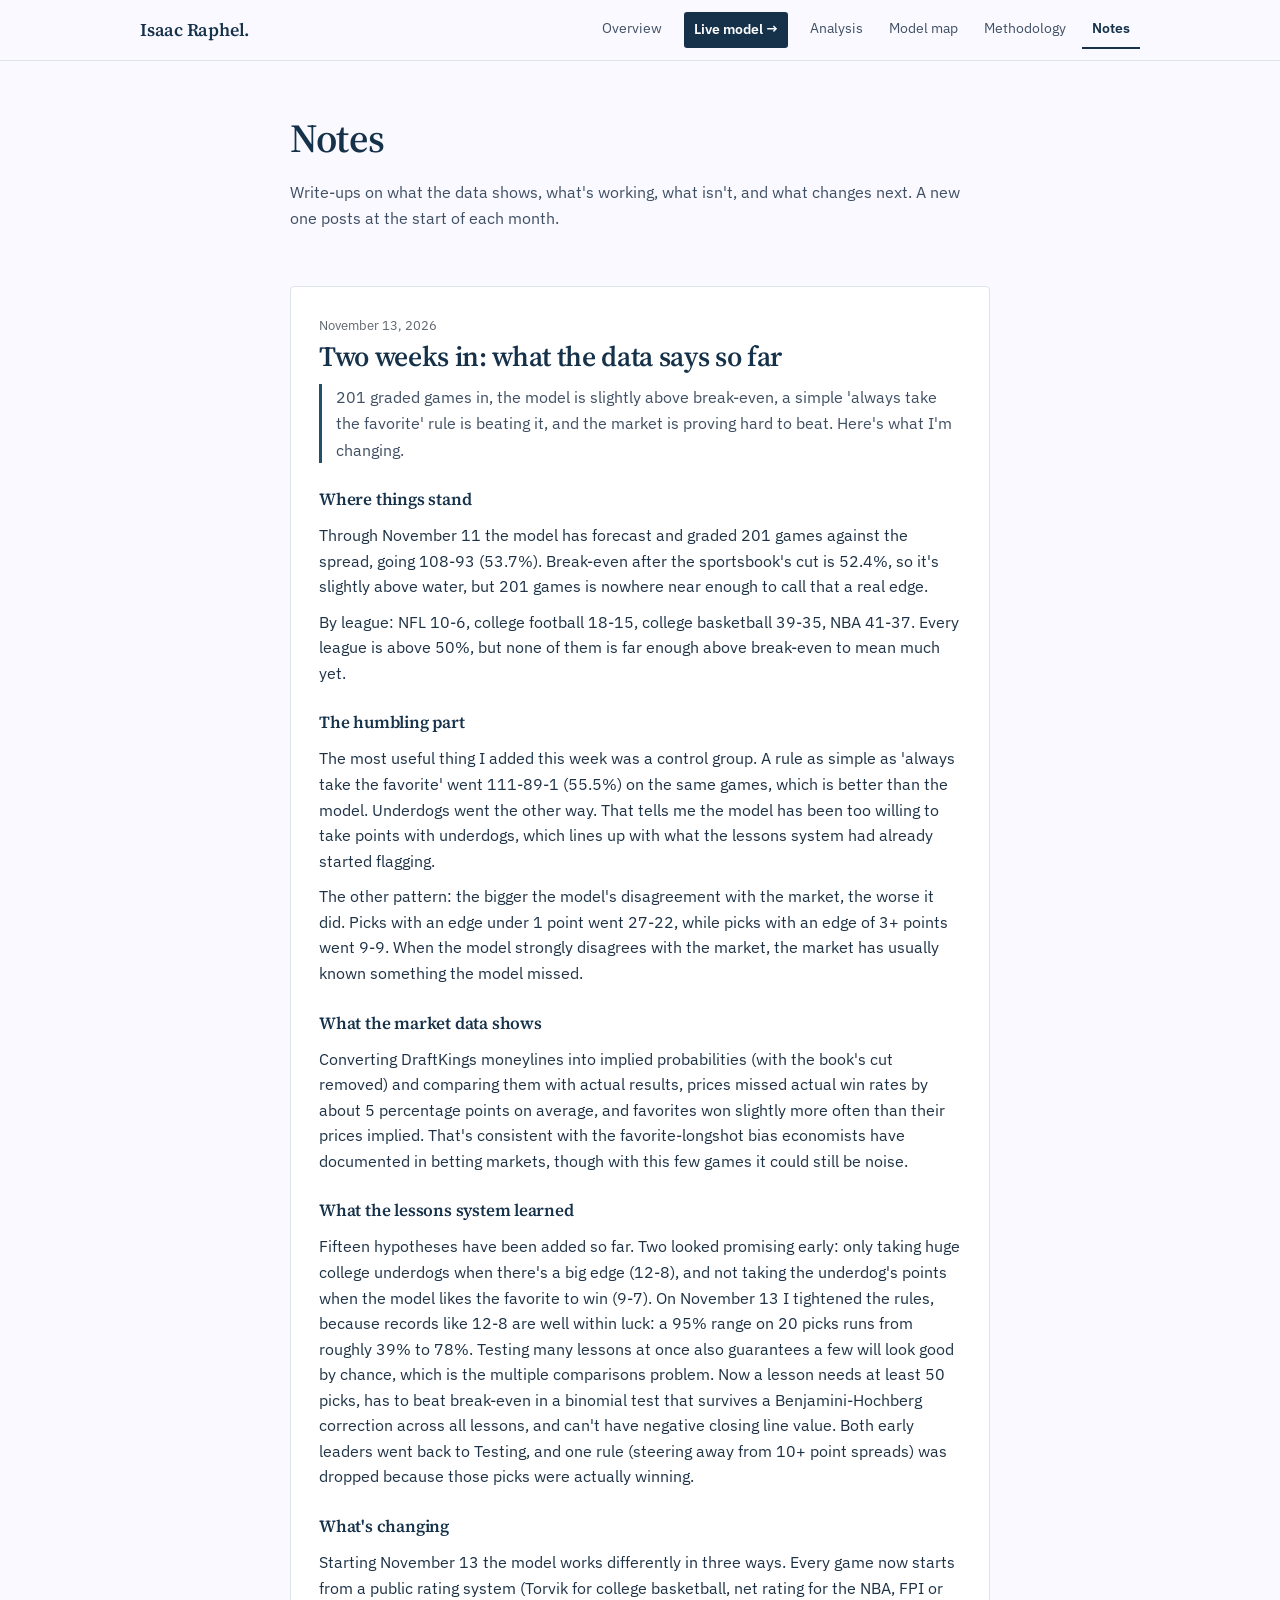
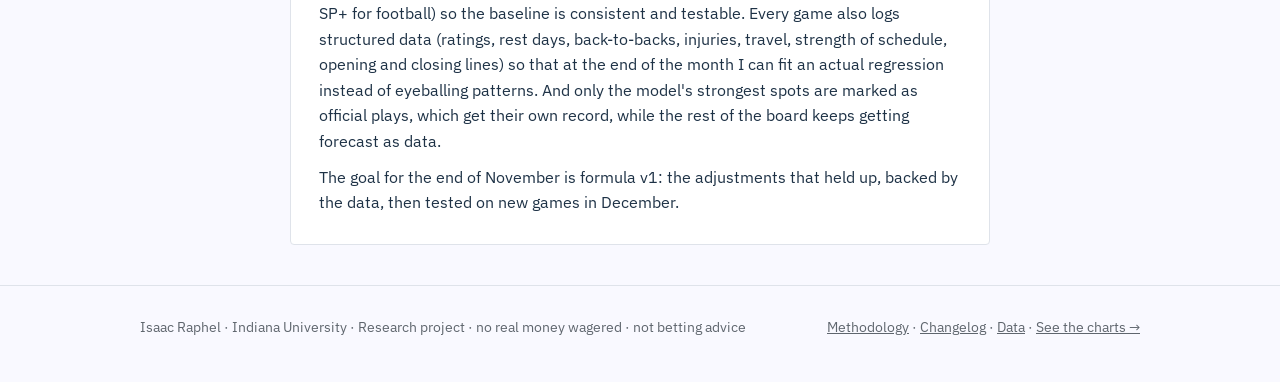
<file: notes.html>
<!doctype html>
<html lang="en">
<head>
<meta charset="utf-8">
<meta name="viewport" content="width=device-width, initial-scale=1">
<title>Notes | Isaac Raphel</title>
<meta name="description" content="Write-ups on what the forecasting model's data shows, what changed and what's next.">
<link rel="preconnect" href="https://fonts.googleapis.com">
<link rel="preconnect" href="https://fonts.gstatic.com" crossorigin>
<link href="https://fonts.googleapis.com/css2?family=IBM+Plex+Mono:wght@400;500&family=IBM+Plex+Sans:wght@400;500;600;700&family=Source+Serif+4:opsz,wght@8..60,500;8..60,600;8..60,700&display=swap" rel="stylesheet">
<link rel="icon" href="assets/favicon.svg" type="image/svg+xml">
<style>
:root{--bg:#f9f9ff;--panel:#ffffff;--line:#dfe3ea;--text:#16324a;--muted:#3f4f63;--dim:#5f666e;--green:#3a9a4a;--blue:#1f7fb3;--purple:#224f6a}
*{box-sizing:border-box;margin:0;padding:0}
body{background:var(--bg);color:var(--text);font-family:"IBM Plex Sans",system-ui,sans-serif;line-height:1.65;-webkit-font-smoothing:antialiased}
a{color:inherit}
.wrap{max-width:1040px;margin:0 auto;padding:0 20px}
.narrow{max-width:740px}
nav{position:sticky;top:0;z-index:10;background:rgba(249,249,255,.92);backdrop-filter:blur(10px);border-bottom:1px solid var(--line)}
nav .wrap{display:flex;align-items:center;justify-content:space-between;height:60px}
.brand{font-weight:700;text-decoration:none}.brand span{color:var(--green)}
.navlinks{display:flex;gap:22px;font-size:14px;color:var(--muted);align-items:center}.navlinks a{text-decoration:none}.navlinks a:hover,.navlinks a.on{color:var(--text)}
.navlinks a.navbtn{color:#fff;background:linear-gradient(90deg,#1f7fb3,#224f6a);padding:7px 14px;border-radius:8px;font-weight:600}
@media(max-width:700px){.hide-sm{display:none}}
header{padding:44px 0 10px}
h1{font-size:clamp(28px,4.5vw,40px);letter-spacing:-.025em;font-weight:800}
.sub{color:var(--muted);margin-top:8px}
.toc{display:flex;flex-direction:column;gap:8px;margin-top:22px}
.toc a{display:block;background:var(--panel);border:1px solid var(--line);border-radius:12px;padding:14px 16px;text-decoration:none}
.toc a:hover{border-color:#b9c3cf}
.toc .d{font-size:12.5px;color:var(--dim)}.toc .t{font-weight:600}
article{background:var(--panel);border:1px solid var(--line);border-radius:14px;padding:28px;margin-top:22px}
article .d{font-size:13px;color:var(--dim)}
article h2{font-size:clamp(22px,3.4vw,28px);letter-spacing:-.02em;line-height:1.2;margin:4px 0 10px}
article .sum{color:var(--muted);font-size:16px;border-left:3px solid var(--purple);padding-left:14px;margin-bottom:8px}
article h3{font-size:17px;margin:22px 0 6px}
article p{color:#1e3246;font-size:15.5px;margin-top:10px}
footer{border-top:1px solid var(--line);padding:30px 0 44px;color:var(--dim);font-size:13.5px;margin-top:40px}
footer .wrap{display:flex;justify-content:space-between;gap:16px;flex-wrap:wrap}
/* nav-fix */
.brand,.navlinks a{white-space:nowrap}
@media(max-width:700px){.navlinks{gap:14px}.hide-sm{display:none}}
/* nav-v2 */
.navlinks{gap:6px!important}
.navlinks a{padding:6px 12px;border-radius:8px;color:var(--muted);text-decoration:none}
.navlinks a:hover{color:var(--text);background:rgba(34,79,106,.04)}
.navlinks a.on{color:#16324a;background:linear-gradient(90deg,rgba(84,183,232,.22),rgba(34,79,106,.22));box-shadow:inset 0 0 0 1px rgba(34,79,106,.35)}
@media(max-width:560px){.brand{display:none}nav .wrap{justify-content:center}.navlinks{gap:2px!important}.navlinks a{padding:6px 7px;font-size:13px}}
/* nav-v3 */
@media(max-width:560px){.navlinks a.navbtn{margin:0 2px}.navlinks .arr{display:none}}
.navlinks a.navbtn{color:#fff!important;font-weight:600;background:linear-gradient(90deg,#1f7fb3,#224f6a)!important;box-shadow:0 0 0 1px rgba(34,79,106,.5),0 4px 18px rgba(34,79,106,.35)!important;margin:0 4px}
.navlinks a.navbtn:hover{filter:brightness(1.12)}
.navlinks a.navbtn.on{box-shadow:0 0 0 2px rgba(84,183,232,.6),0 4px 18px rgba(34,79,106,.45)!important}
/* nav-v4 */
.navlinks .short{display:none}
@media(max-width:560px){.navlinks .long{display:none}.navlinks .short{display:inline}.navlinks{gap:0!important}.navlinks a{padding:6px 5px!important;font-size:12.5px!important}.navlinks a.navbtn{margin:0 3px!important}}
@media(max-width:380px){.navlinks a{padding:6px 4px!important;font-size:12px!important}}
</style>
<link rel="stylesheet" href="assets/site.css">
</head>
<body>
<nav><div class="wrap">
  <a class="brand" href="index.html">Isaac Raphel<span>.</span></a>
  <div class="navlinks">
    <a href="index.html">Overview</a>
    <a href="model.html" class="navbtn">Live model<span class="arr"> →</span></a>
    <a href="analysis.html">Analysis</a>
    <a href="map.html"><span class="long">Model map</span><span class="short">Map</span></a>
    <a href="method.html"><span class="long">Methodology</span><span class="short">Method</span></a>
    <a href="notes.html" class="on" aria-current="page">Notes</a>
  </div>
</div></nav>
<main class="wrap narrow">
  <header>
    <h1>Notes</h1>
    <p class="sub">Write-ups on what the data shows, what's working, what isn't, and what changes next. A new one posts at the start of each month.</p>
    <div class="toc" id="toc"></div>
  </header>
  <div id="posts"></div>
</main>
<footer><div class="wrap">
  <span>Isaac Raphel · Indiana University · Research project · no real money wagered · not betting advice</span>
  <span class="flinks"><a href="method.html">Methodology</a> · <a href="changelog.html">Changelog</a> · <a href="method.html#data">Data</a> · <a href="analysis.html">See the charts →</a></span>
</div></footer>
<script>
const el=(t,c,x)=>{const e=document.createElement(t);if(c)e.className=c;if(x!=null)e.textContent=x;return e;};
const fmt=d=>new Date(d+'T12:00:00').toLocaleDateString('en-US',{month:'long',day:'numeric',year:'numeric'});
fetch('data/notes.json',{cache:'no-store'}).then(r=>r.ok?r.json():[]).then(N=>{
  N.sort((a,b)=>a.date<b.date?1:-1);
  const toc=document.getElementById('toc'),box=document.getElementById('posts');
  if(N.length>1)N.forEach(n=>{const a=el('a');a.href='#'+n.id;a.append(el('div','d',fmt(n.date)),el('div','t',n.title));toc.append(a);});
  N.forEach(n=>{const art=el('article');art.id=n.id;art.append(el('div','d',fmt(n.date)),el('h2',null,n.title));
    if(n.summary)art.append(el('p','sum',n.summary));
    (n.sections||[]).forEach(s=>{if(s.h)art.append(el('h3',null,s.h));(s.p||[]).forEach(p=>art.append(el('p',null,p)));});
    box.append(art);});
  if(!N.length)box.append(el('p','sub','The first write-up is coming soon.'));
}).catch(()=>{});
</script>
</body>
</html>
</file>
<file: assets/site.css>
/* ==========================================================
   Editorial layer: loaded after each page's own styles.
   Serif headlines, plain sans body, mono numbers, square
   corners, no gradients, no glows, no pills.
   ========================================================== */
:root{
  --serif:"Source Serif 4",Georgia,"Times New Roman",serif;
  --sans:"IBM Plex Sans",system-ui,-apple-system,"Segoe UI",sans-serif;
  --monof:"IBM Plex Mono",ui-monospace,Menlo,monospace;
  --rule:#d5dbe3;
}
body{font-family:var(--sans)!important;font-feature-settings:"kern","liga";letter-spacing:0}
code,pre,.mono,.code,.step .num,.tl .when{font-family:var(--monof)!important}

/* headlines */
h1,h2,h3,.brand,article h2,.card h2,.sechead h2{font-family:var(--serif)!important;font-weight:600!important;letter-spacing:-.012em!important}
h1{font-weight:600!important;letter-spacing:-.02em!important}
h3{font-weight:600!important}

/* numbers read like a terminal / report table */
.n,.big,.stat .n,.tile .n,.topcard .pk,td.r,.r3,.odds{font-variant-numeric:tabular-nums}
.stat .n,.tile .n,.two .card .big,.topcard .pk{font-family:var(--serif)!important;font-weight:600!important;letter-spacing:-.01em!important;font-variant-numeric:lining-nums tabular-nums}

/* ---------- nav ---------- */
nav{background:rgba(249,249,255,.96)!important;backdrop-filter:none!important}
.brand{font-size:18px}
.brand span{color:var(--text)!important}
.navlinks a{border-radius:0!important;background:none!important;box-shadow:none!important;padding:6px 10px!important;border-bottom:2px solid transparent}
.navlinks a:hover{background:none!important;color:var(--text)!important;border-bottom-color:var(--rule)}
.navlinks a.on{background:none!important;box-shadow:none!important;color:var(--text)!important;border-bottom-color:var(--text)!important;font-weight:600}
.navlinks a.navbtn{background:#16324a!important;color:#fff!important;box-shadow:none!important;border-radius:3px!important;border-bottom:0!important;margin:0 6px!important;font-weight:600}
.navlinks a.navbtn:hover{background:#0f2536!important;filter:none!important}
.navlinks a.navbtn.on{box-shadow:none!important;outline:2px solid #16324a;outline-offset:2px}
@media(max-width:560px){.navlinks a{padding:6px 5px!important}.navlinks a.navbtn{margin:0 3px!important}}

/* ---------- kill template tells ---------- */
.hero:before,.hero:after{display:none!important}
.grad{background:none!important;-webkit-background-clip:initial!important;background-clip:initial!important;color:inherit!important}
.dot,.tl.now:before{box-shadow:none!important}
.beta{background:none!important;color:var(--text)!important;border:1px solid var(--text);border-radius:2px!important;padding:2px 7px!important;font-size:11px!important;letter-spacing:.12em!important}
.eyebrow{border-radius:0!important}
.chip,.toc2 a{border-radius:2px!important;background:none!important}
.streak,.st,.econ .tag,.tag,.ovr{border-radius:2px!important}
.econ .tag{background:none!important;padding:0!important;color:var(--muted)!important;letter-spacing:.1em!important}
.tabs button.on{background:#16324a!important}
.pfill{background:#16324a!important}

/* boxes: square, flat, quieter */
.card,.tile,.g,.topcard,.step,.code,article,.toc a,.facts,.pkmap-panel,.pkmap-canvas,.chartbox canvas{border-radius:4px!important;box-shadow:none!important}
.btn{border-radius:3px!important}

/* How-it-works steps: one neutral rule instead of four colors */
.step{border-top:2px solid var(--text)!important}
.step .tag{background:none!important;padding:0!important;color:var(--dim)!important;font-family:var(--monof)!important}

/* section labels */
.kicker,.eyebrow,.card .eyebrow,.sechead .eyebrow{font-family:var(--sans)!important;font-size:12px!important;letter-spacing:.12em!important;color:var(--dim)!important;font-weight:600!important}

/* takeaways read like a figure note, not a callout */
.takeaway{border-left:2px solid var(--text)!important}

/* controls: square, consistent */
.tabs,.seg,input,select,.pkmap-btn{border-radius:4px!important}
.tabs button,.seg button{border-radius:0!important}
.seg button[aria-pressed="true"],.seg button.on{background:#16324a!important;color:#fff!important}
.pt,.offtag,.pbar,.pfill{border-radius:2px!important}
.navlinks a.navbtn.on{outline:0!important;text-decoration:underline;text-underline-offset:4px}
</file>
